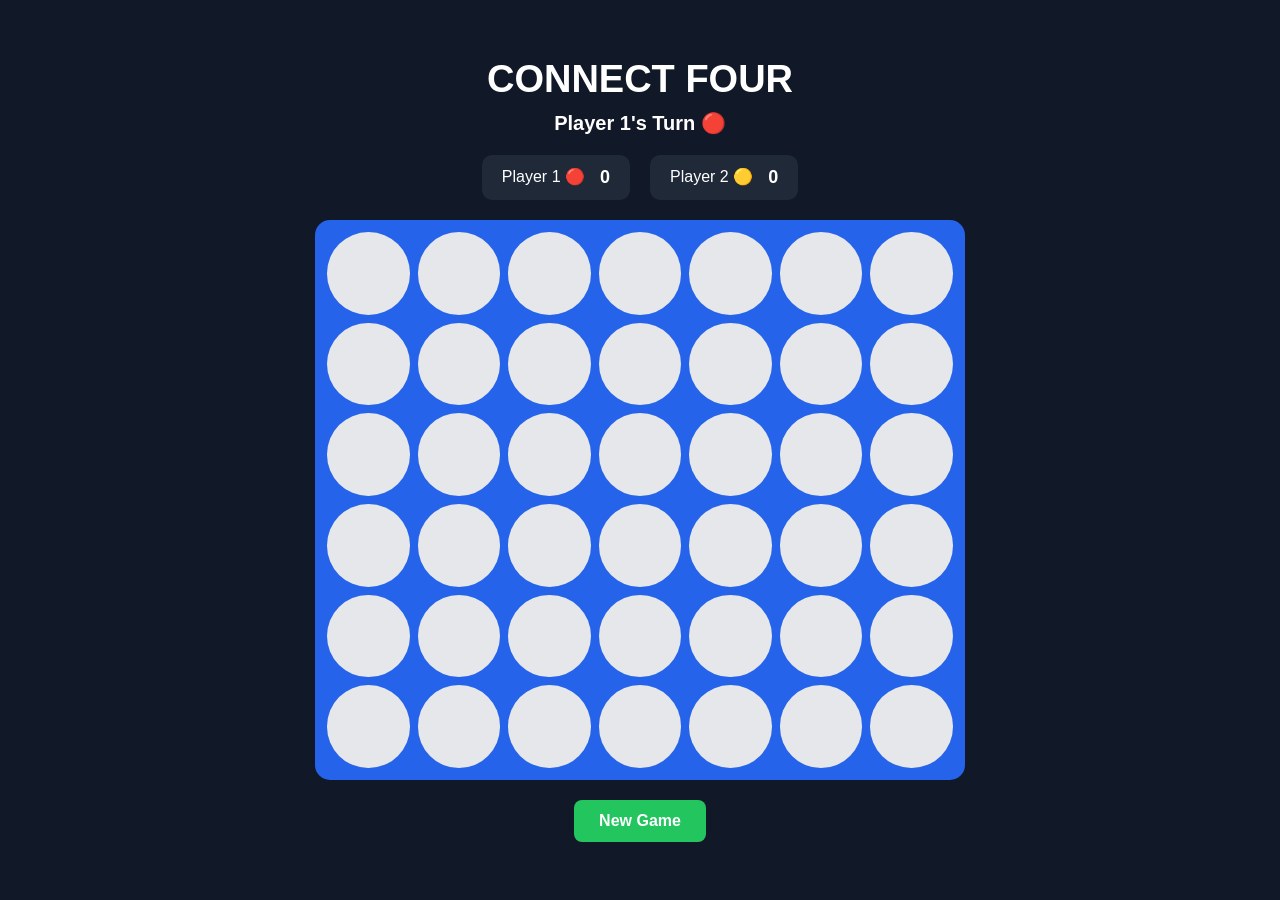
<file: Connect-Four/index.html>
<!DOCTYPE html>
<html lang="en">
<head>
    <meta charset="UTF-8">
    <meta name="viewport" content="width=device-width, initial-scale=1.0">

    <title>Connect Four Game</title>

    <link rel="stylesheet" href="style.css">
</head>

<body>

    <div class="game-container">

        <h1>CONNECT FOUR</h1>

        <p id="status">Player 1's Turn 🔴</p>

        <div class="scoreboard">
            <div class="player">
                <span>Player 1 🔴</span>
                <strong id="score1">0</strong>
            </div>

            <div class="player">
                <span>Player 2 🟡</span>
                <strong id="score2">0</strong>
            </div>
        </div>

        <div id="board" class="board"></div>

        <button id="resetBtn">New Game</button>

    </div>

    <script src="script.js"></script>

</body>
</html>
</file>
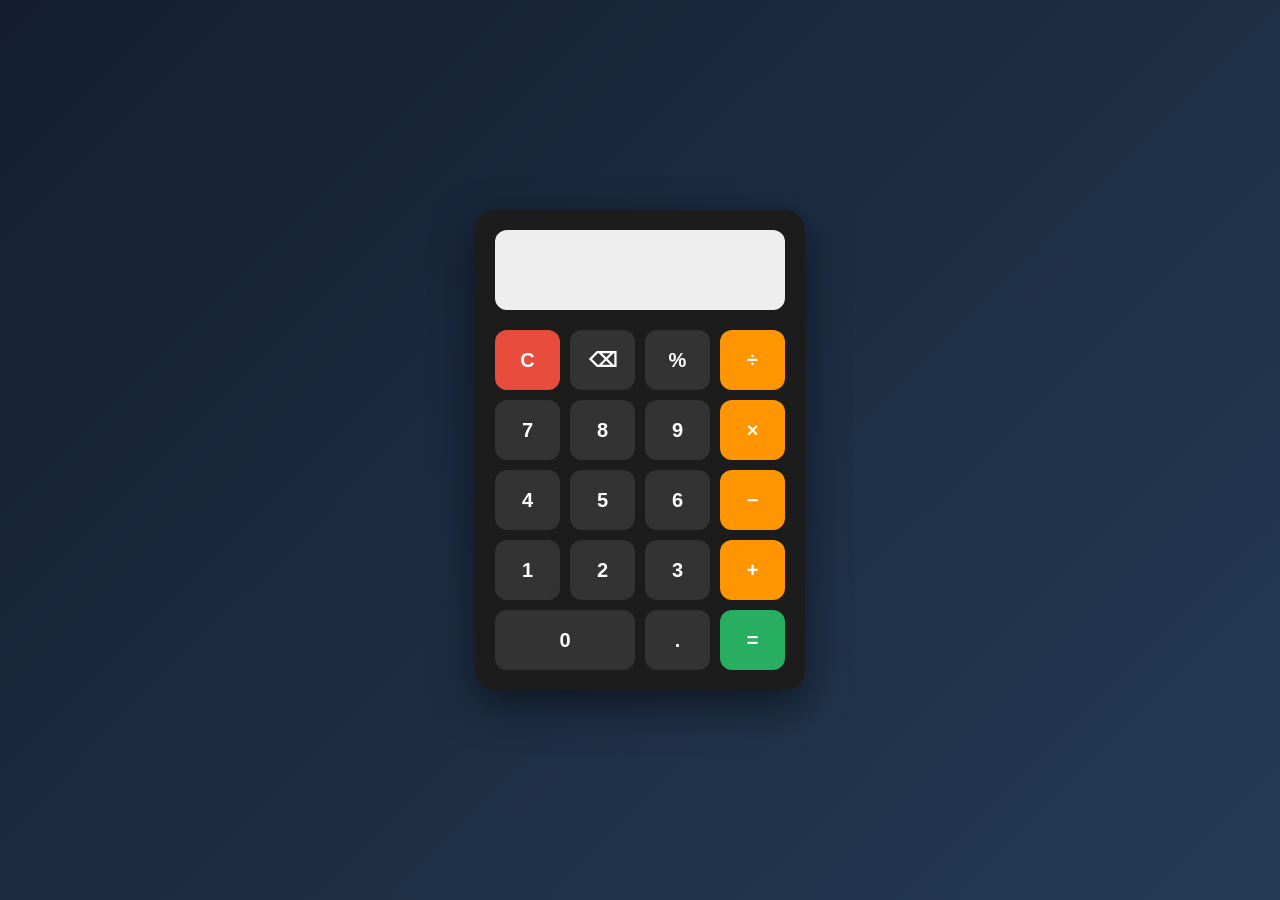
<file: Task-1-Calculator/index.html>
<!DOCTYPE html>
<html lang="en">
<head>
    <meta charset="UTF-8">
    <meta name="viewport" content="width=device-width, initial-scale=1.0">
    <title>Simple Calculator</title>

    <link rel="stylesheet" href="style.css">
</head>

<body>

    <div class="calculator">

        <input type="text" id="display" readonly>

        <div class="buttons">

            <button class="clear" onclick="clearDisplay()">C</button>
            <button onclick="deleteLast()">⌫</button>
            <button onclick="appendValue('%')">%</button>
            <button class="operator" onclick="appendValue('/')">÷</button>

            <button onclick="appendValue('7')">7</button>
            <button onclick="appendValue('8')">8</button>
            <button onclick="appendValue('9')">9</button>
            <button class="operator" onclick="appendValue('*')">×</button>

            <button onclick="appendValue('4')">4</button>
            <button onclick="appendValue('5')">5</button>
            <button onclick="appendValue('6')">6</button>
            <button class="operator" onclick="appendValue('-')">−</button>

            <button onclick="appendValue('1')">1</button>
            <button onclick="appendValue('2')">2</button>
            <button onclick="appendValue('3')">3</button>
            <button class="operator" onclick="appendValue('+')">+</button>

            <button class="zero" onclick="appendValue('0')">0</button>
            <button onclick="appendValue('.')">.</button>
            <button class="equals" onclick="calculate()">=</button>

        </div>

    </div>

    <script src="script.js"></script>

</body>
</html>
<script src="script.js"></script>
</file>
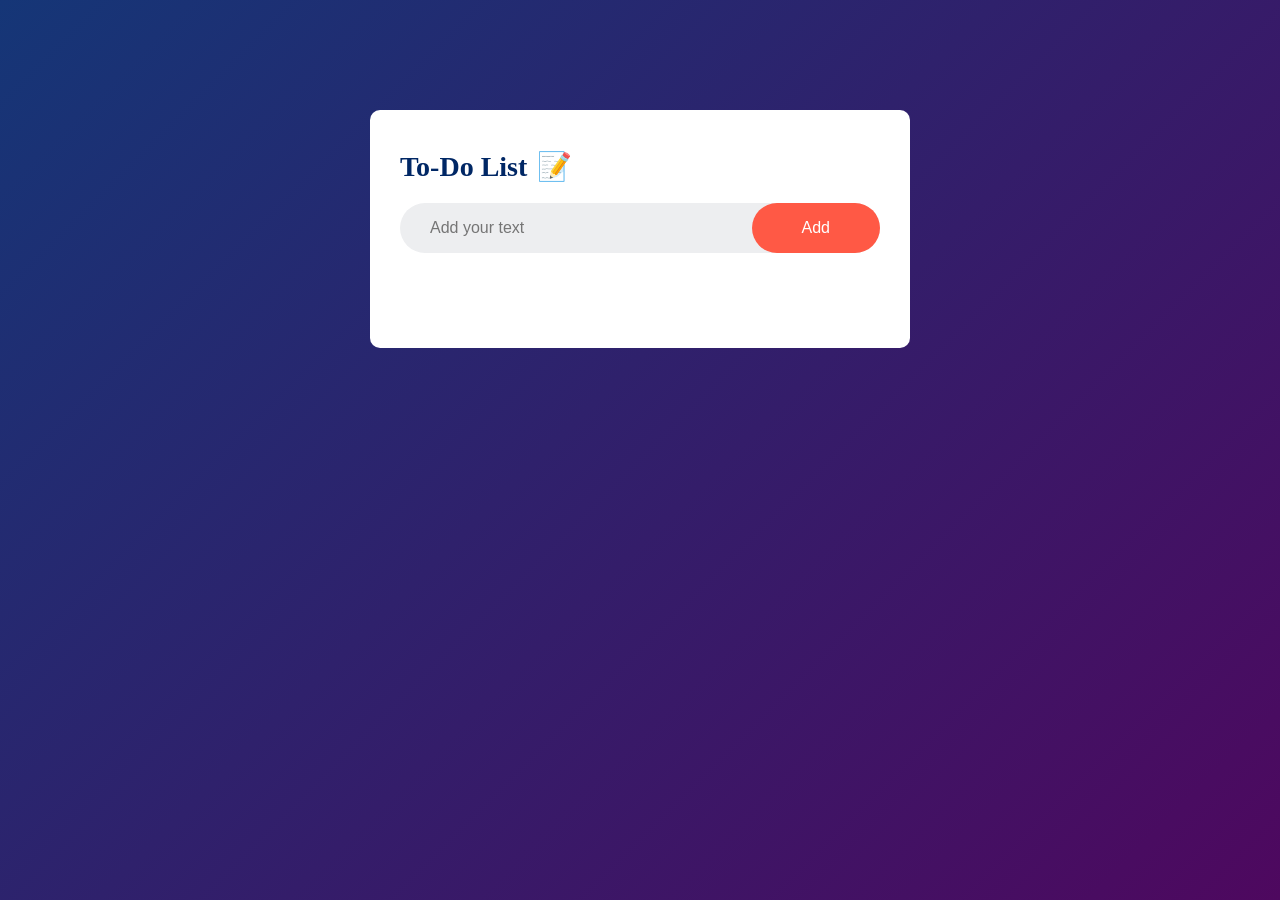
<file: To-Do-List/index.html>
<!DOCTYPE html>
<html lang="en">

<head>
    <meta charset="UTF-8">
    <meta name="viewport" content="width=device-width, initial-scale=1.0">

    <title>To-Do List App</title>

    <link rel="stylesheet" href="style.css">
</head>

<body>

    <div class="container">

        <div class="todo-app">

            <h2>
                To-Do List
                <span class="title-icon">📝</span>
            </h2>

            <div class="row">

                <input type="text" id="input-box" placeholder="Add your text" autocomplete="off">

                <button id="add-btn">Add</button>

            </div>

            <ul id="list-container"></ul>

        </div>

    </div>

    <script src="script.js"></script>

</body>

</html>
</file>
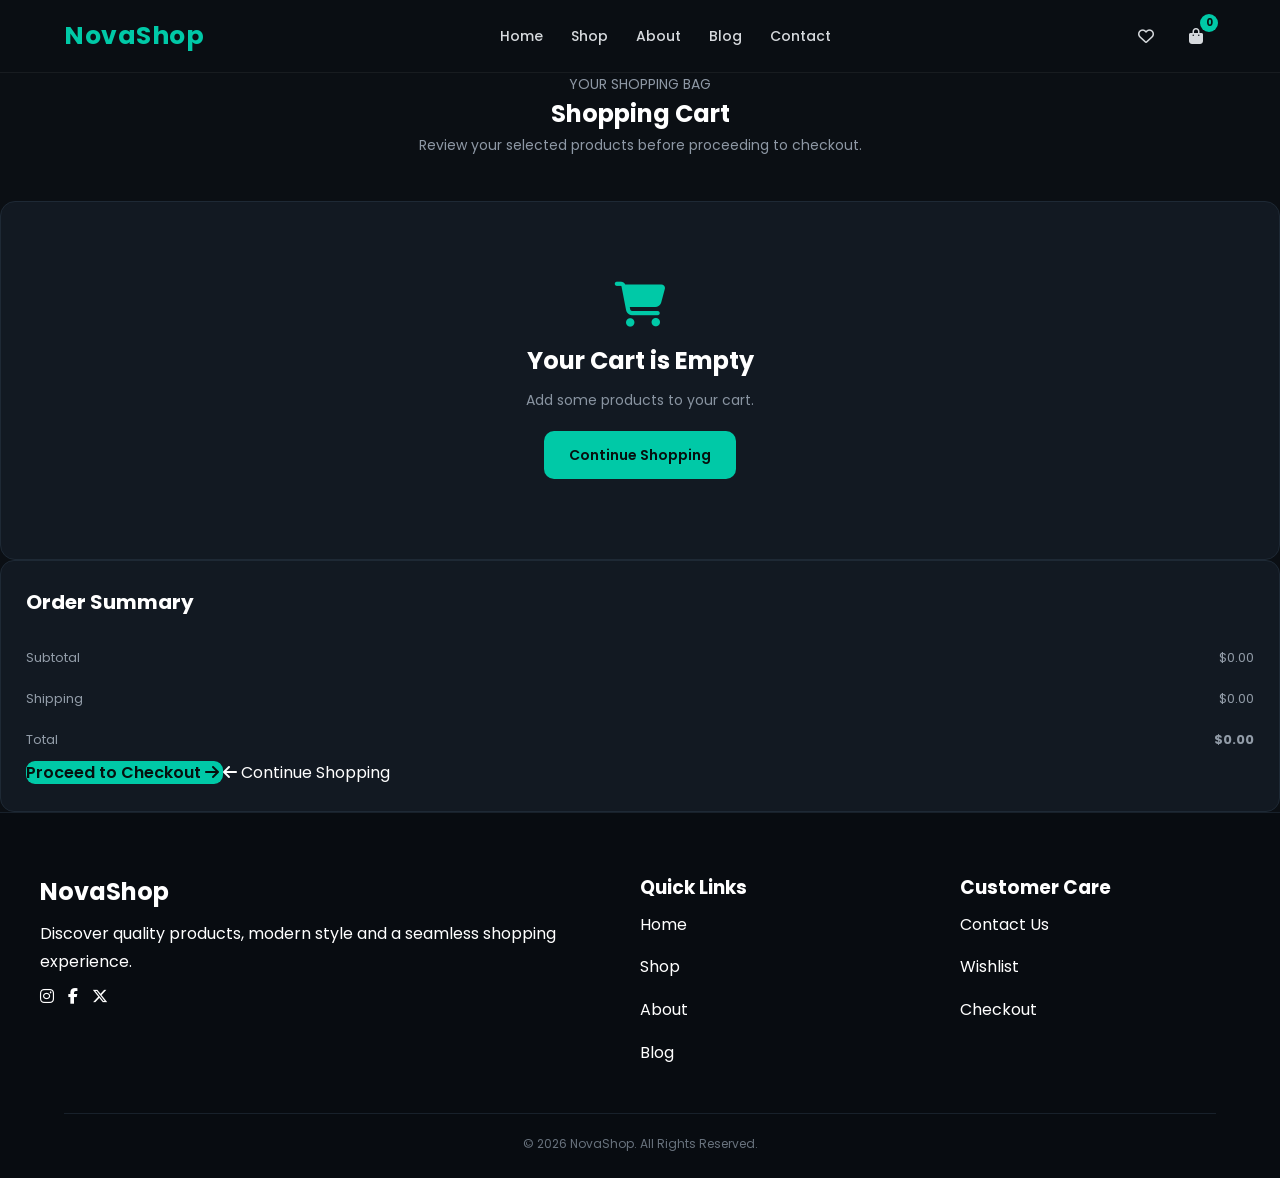
<file: Tak 2-E-Commerce-Website /cart.html>
<!DOCTYPE html>
<html lang="en">
<head>
    <meta charset="UTF-8">
    <meta name="viewport" content="width=device-width, initial-scale=1.0">

    <title>Shopping Cart - NovaShop</title>

    <link rel="stylesheet" href="css/style.css">

    <link rel="preconnect" href="https://fonts.googleapis.com">
    <link rel="preconnect" href="https://fonts.gstatic.com" crossorigin>

    <link
        href="https://fonts.googleapis.com/css2?family=Poppins:wght@300;400;500;600;700&display=swap"
        rel="stylesheet"
    >

    <link
        rel="stylesheet"
        href="https://cdnjs.cloudflare.com/ajax/libs/font-awesome/6.5.2/css/all.min.css"
    >
</head>

<body>

    <!-- Header -->
    <header id="header">
        <div class="nav">

            <a href="index.html" class="logo">NovaShop</a>

            <nav>
                <a href="index.html">Home</a>
                <a href="shop.html">Shop</a>
                <a href="about.html">About</a>
                <a href="blog.html">Blog</a>
                <a href="contact.html">Contact</a>
            </nav>

            <div class="nav-actions">

                <a
                    href="wishlist.html"
                    class="nav-icon"
                    title="Wishlist"
                >
                    <i class="fa-regular fa-heart"></i>
                </a>

                <a
                    href="cart.html"
                    class="cart-link"
                    title="Shopping Cart"
                >
                    <i class="fa-solid fa-bag-shopping"></i>
                    <span id="cart-count">0</span>
                </a>

                <button
                    class="menu-toggle"
                    id="menu-toggle"
                    type="button"
                    aria-label="Open Menu"
                    aria-expanded="false"
                >
                    <i class="fa-solid fa-bars"></i>
                </button>

            </div>

        </div>
    </header>


    <!-- Cart -->
    <main>

        <section class="cart-page">

            <div class="section-heading">

                <p class="section-subtitle">YOUR SHOPPING BAG</p>

                <h1>Shopping Cart</h1>

                <p>
                    Review your selected products before proceeding
                    to checkout.
                </p>

            </div>


            <div class="cart-layout">

                <!-- Cart Products -->
                <div class="cart-products">

                    <div id="cart-container">
                        <!-- Cart items will be loaded by JavaScript -->
                    </div>

                </div>


                <!-- Cart Summary -->
                <aside class="cart-summary">

                    <h2>Order Summary</h2>

                    <div class="summary-row">

                        <span>Subtotal</span>

                        <span id="cart-subtotal">
                            $0.00
                        </span>

                    </div>


                    <div class="summary-row">

                        <span>Shipping</span>

                        <span id="cart-shipping">
                            $0.00
                        </span>

                    </div>


                    <div class="summary-divider"></div>


                    <div class="summary-row total-row">

                        <span>Total</span>

                        <strong id="cart-total">
                            $0.00
                        </strong>

                    </div>


                    <a
                        href="checkout.html"
                        class="checkout-btn"
                    >
                        Proceed to Checkout
                        <i class="fa-solid fa-arrow-right"></i>
                    </a>


                    <a
                        href="shop.html"
                        class="continue-shopping"
                    >
                        <i class="fa-solid fa-arrow-left"></i>
                        Continue Shopping
                    </a>

                </aside>

            </div>

        </section>

    </main>


    <!-- Footer -->
    <footer>

        <div class="footer-container">

            <div class="footer-box">

                <h2>NovaShop</h2>

                <p>
                    Discover quality products, modern style
                    and a seamless shopping experience.
                </p>

                <div class="social-icons">

                    <a href="#" aria-label="Instagram">
                        <i class="fa-brands fa-instagram"></i>
                    </a>

                    <a href="#" aria-label="Facebook">
                        <i class="fa-brands fa-facebook-f"></i>
                    </a>

                    <a href="#" aria-label="Twitter">
                        <i class="fa-brands fa-x-twitter"></i>
                    </a>

                </div>

            </div>


            <div class="footer-box">

                <h3>Quick Links</h3>

                <a href="index.html">Home</a>
                <a href="shop.html">Shop</a>
                <a href="about.html">About</a>
                <a href="blog.html">Blog</a>

            </div>


            <div class="footer-box">

                <h3>Customer Care</h3>

                <a href="contact.html">Contact Us</a>
                <a href="wishlist.html">Wishlist</a>
                <a href="checkout.html">Checkout</a>

            </div>

        </div>


        <div class="footer-bottom">

            <p>
                © 2026 NovaShop. All Rights Reserved.
            </p>

        </div>

    </footer>


    <script src="js/script.js"></script>

</body>
</html>
</file>
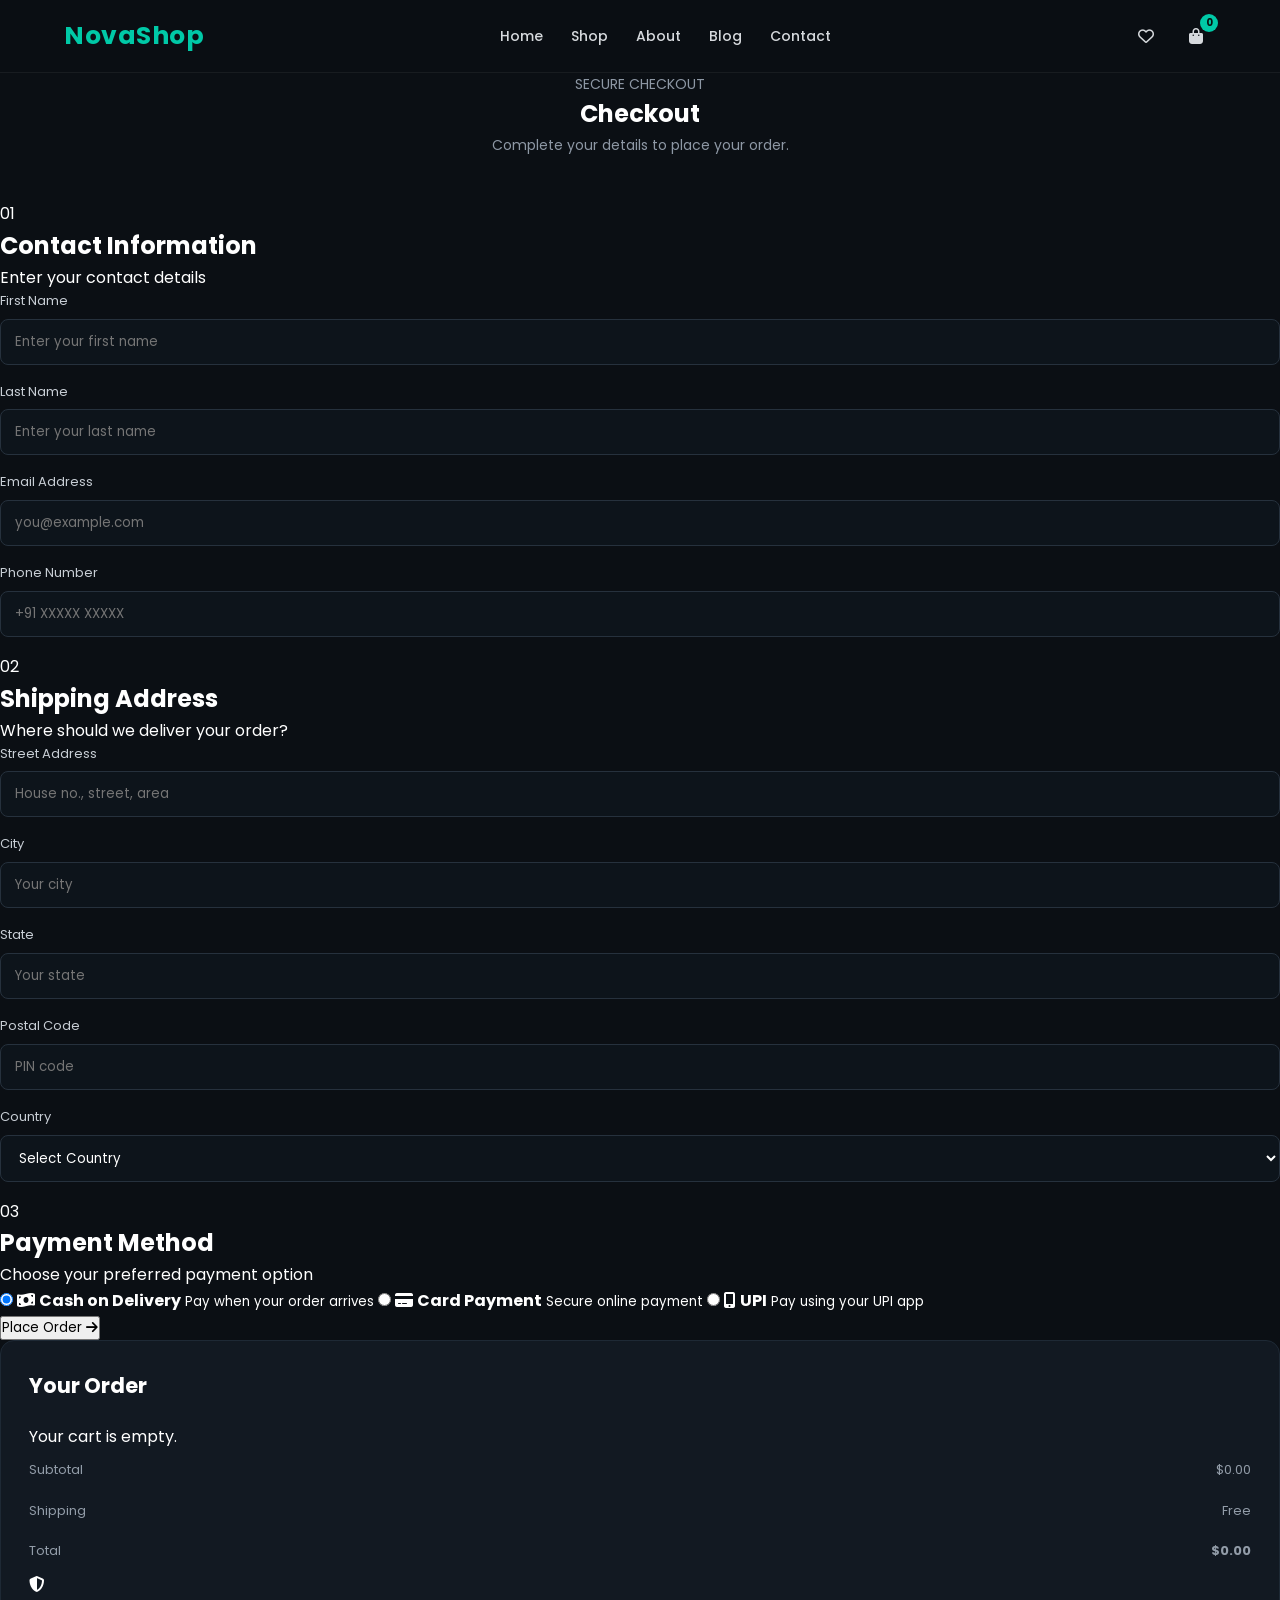
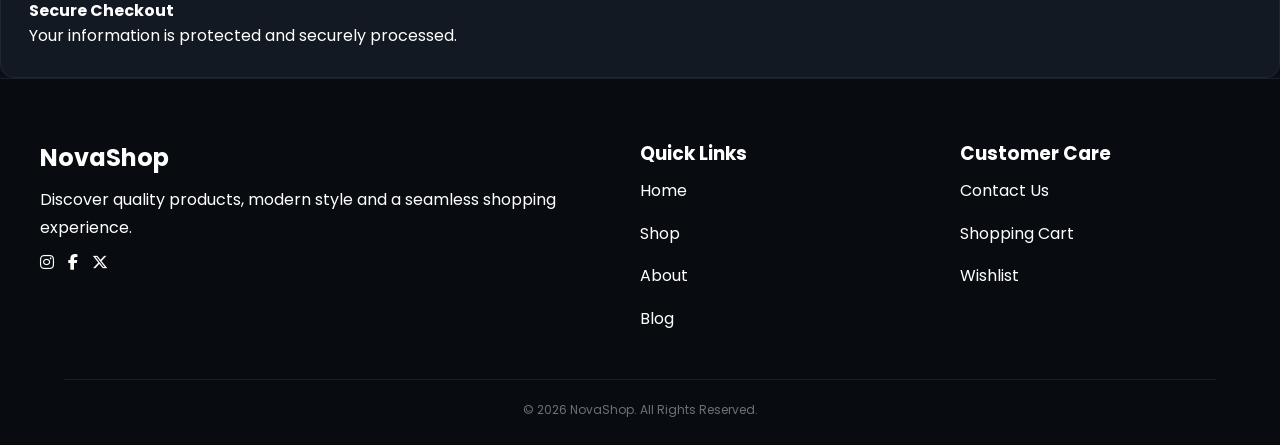
<file: Tak 2-E-Commerce-Website /checkout.html>
<!DOCTYPE html>
<html lang="en">
<head>
    <meta charset="UTF-8">
    <meta name="viewport" content="width=device-width, initial-scale=1.0">

    <title>Checkout - NovaShop</title>

    <link rel="stylesheet" href="css/style.css">

    <link rel="preconnect" href="https://fonts.googleapis.com">
    <link rel="preconnect" href="https://fonts.gstatic.com" crossorigin>

    <link
        href="https://fonts.googleapis.com/css2?family=Poppins:wght@300;400;500;600;700&display=swap"
        rel="stylesheet"
    >

    <link
        rel="stylesheet"
        href="https://cdnjs.cloudflare.com/ajax/libs/font-awesome/6.5.2/css/all.min.css"
    >
</head>

<body>

    <!-- Header -->
    <header id="header">
        <div class="nav">

            <a href="index.html" class="logo">NovaShop</a>

            <nav>
                <a href="index.html">Home</a>
                <a href="shop.html">Shop</a>
                <a href="about.html">About</a>
                <a href="blog.html">Blog</a>
                <a href="contact.html">Contact</a>
            </nav>

            <div class="nav-actions">

                <a
                    href="wishlist.html"
                    class="nav-icon"
                    title="Wishlist"
                >
                    <i class="fa-regular fa-heart"></i>
                </a>

                <a
                    href="cart.html"
                    class="cart-link"
                    title="Shopping Cart"
                >
                    <i class="fa-solid fa-bag-shopping"></i>
                    <span id="cart-count">0</span>
                </a>

                <button
                    class="menu-toggle"
                    id="menu-toggle"
                    type="button"
                    aria-label="Open Menu"
                    aria-expanded="false"
                >
                    <i class="fa-solid fa-bars"></i>
                </button>

            </div>

        </div>
    </header>


    <!-- Checkout -->
    <main>

        <section class="checkout-page">

            <div class="section-heading">

                <p class="section-subtitle">SECURE CHECKOUT</p>

                <h1>Checkout</h1>

                <p>
                    Complete your details to place your order.
                </p>

            </div>


            <div class="checkout-layout">

                <!-- Customer Information -->
                <div class="checkout-form-container">

                    <div class="checkout-card">

                        <div class="checkout-card-title">

                            <span class="checkout-number">01</span>

                            <div>
                                <h2>Contact Information</h2>
                                <p>
                                    Enter your contact details
                                </p>
                            </div>

                        </div>


                        <form id="checkout-form">

                            <div class="form-row">

                                <div class="form-group">

                                    <label for="first-name">
                                        First Name
                                    </label>

                                    <input
                                        type="text"
                                        id="first-name"
                                        name="firstName"
                                        placeholder="Enter your first name"
                                        required
                                    >

                                </div>


                                <div class="form-group">

                                    <label for="last-name">
                                        Last Name
                                    </label>

                                    <input
                                        type="text"
                                        id="last-name"
                                        name="lastName"
                                        placeholder="Enter your last name"
                                        required
                                    >

                                </div>

                            </div>


                            <div class="form-group">

                                <label for="email">
                                    Email Address
                                </label>

                                <input
                                    type="email"
                                    id="email"
                                    name="email"
                                    placeholder="you@example.com"
                                    required
                                >

                            </div>


                            <div class="form-group">

                                <label for="phone">
                                    Phone Number
                                </label>

                                <input
                                    type="tel"
                                    id="phone"
                                    name="phone"
                                    placeholder="+91 XXXXX XXXXX"
                                    required
                                >

                            </div>


                            <div class="checkout-card-title address-title">

                                <span class="checkout-number">02</span>

                                <div>
                                    <h2>Shipping Address</h2>
                                    <p>
                                        Where should we deliver your order?
                                    </p>
                                </div>

                            </div>


                            <div class="form-group">

                                <label for="address">
                                    Street Address
                                </label>

                                <input
                                    type="text"
                                    id="address"
                                    name="address"
                                    placeholder="House no., street, area"
                                    required
                                >

                            </div>


                            <div class="form-row">

                                <div class="form-group">

                                    <label for="city">
                                        City
                                    </label>

                                    <input
                                        type="text"
                                        id="city"
                                        name="city"
                                        placeholder="Your city"
                                        required
                                    >

                                </div>


                                <div class="form-group">

                                    <label for="state">
                                        State
                                    </label>

                                    <input
                                        type="text"
                                        id="state"
                                        name="state"
                                        placeholder="Your state"
                                        required
                                    >

                                </div>

                            </div>


                            <div class="form-row">

                                <div class="form-group">

                                    <label for="postal-code">
                                        Postal Code
                                    </label>

                                    <input
                                        type="text"
                                        id="postal-code"
                                        name="postalCode"
                                        placeholder="PIN code"
                                        required
                                    >

                                </div>


                                <div class="form-group">

                                    <label for="country">
                                        Country
                                    </label>

                                    <select
                                        id="country"
                                        name="country"
                                        required
                                    >
                                        <option value="">
                                            Select Country
                                        </option>

                                        <option value="India">
                                            India
                                        </option>

                                        <option value="USA">
                                            United States
                                        </option>

                                        <option value="UK">
                                            United Kingdom
                                        </option>

                                        <option value="Canada">
                                            Canada
                                        </option>

                                    </select>

                                </div>

                            </div>


                            <div class="checkout-card-title address-title">

                                <span class="checkout-number">03</span>

                                <div>
                                    <h2>Payment Method</h2>
                                    <p>
                                        Choose your preferred payment option
                                    </p>
                                </div>

                            </div>


                            <div class="payment-options">

                                <label class="payment-option">

                                    <input
                                        type="radio"
                                        name="payment"
                                        value="cod"
                                        checked
                                    >

                                    <span class="payment-icon">
                                        <i class="fa-solid fa-money-bill-wave"></i>
                                    </span>

                                    <span class="payment-content">
                                        <strong>Cash on Delivery</strong>
                                        <small>
                                            Pay when your order arrives
                                        </small>
                                    </span>

                                </label>


                                <label class="payment-option">

                                    <input
                                        type="radio"
                                        name="payment"
                                        value="card"
                                    >

                                    <span class="payment-icon">
                                        <i class="fa-solid fa-credit-card"></i>
                                    </span>

                                    <span class="payment-content">
                                        <strong>Card Payment</strong>
                                        <small>
                                            Secure online payment
                                        </small>
                                    </span>

                                </label>


                                <label class="payment-option">

                                    <input
                                        type="radio"
                                        name="payment"
                                        value="upi"
                                    >

                                    <span class="payment-icon">
                                        <i class="fa-solid fa-mobile-screen-button"></i>
                                    </span>

                                    <span class="payment-content">
                                        <strong>UPI</strong>
                                        <small>
                                            Pay using your UPI app
                                        </small>
                                    </span>

                                </label>

                            </div>


                            <button
                                type="submit"
                                class="place-order-btn"
                            >
                                Place Order
                                <i class="fa-solid fa-arrow-right"></i>
                            </button>

                        </form>

                    </div>

                </div>


                <!-- Order Summary -->
                <aside class="checkout-summary">

                    <div class="checkout-summary-card">

                        <h2>Your Order</h2>


                        <div
                            id="checkout-items"
                            class="checkout-items"
                        >
                            <!-- Items loaded by JavaScript -->
                        </div>


                        <div class="summary-divider"></div>


                        <div class="summary-row">

                            <span>Subtotal</span>

                            <span id="checkout-subtotal">
                                $0.00
                            </span>

                        </div>


                        <div class="summary-row">

                            <span>Shipping</span>

                            <span>
                                Free
                            </span>

                        </div>


                        <div class="summary-divider"></div>


                        <div class="summary-row total-row">

                            <span>Total</span>

                            <strong id="checkout-total">
                                $0.00
                            </strong>

                        </div>


                        <div class="secure-checkout">

                            <i class="fa-solid fa-shield-halved"></i>

                            <div>

                                <strong>Secure Checkout</strong>

                                <p>
                                    Your information is protected
                                    and securely processed.
                                </p>

                            </div>

                        </div>

                    </div>

                </aside>

            </div>

        </section>

    </main>


    <!-- Footer -->
    <footer>

        <div class="footer-container">

            <div class="footer-box">

                <h2>NovaShop</h2>

                <p>
                    Discover quality products, modern style
                    and a seamless shopping experience.
                </p>

                <div class="social-icons">

                    <a href="#" aria-label="Instagram">
                        <i class="fa-brands fa-instagram"></i>
                    </a>

                    <a href="#" aria-label="Facebook">
                        <i class="fa-brands fa-facebook-f"></i>
                    </a>

                    <a href="#" aria-label="Twitter">
                        <i class="fa-brands fa-x-twitter"></i>
                    </a>

                </div>

            </div>


            <div class="footer-box">

                <h3>Quick Links</h3>

                <a href="index.html">Home</a>
                <a href="shop.html">Shop</a>
                <a href="about.html">About</a>
                <a href="blog.html">Blog</a>

            </div>


            <div class="footer-box">

                <h3>Customer Care</h3>

                <a href="contact.html">Contact Us</a>
                <a href="cart.html">Shopping Cart</a>
                <a href="wishlist.html">Wishlist</a>

            </div>

        </div>


        <div class="footer-bottom">

            <p>
                © 2026 NovaShop. All Rights Reserved.
            </p>

        </div>

    </footer>


    <script src="js/script.js"></script>

</body>
</html>
</file>
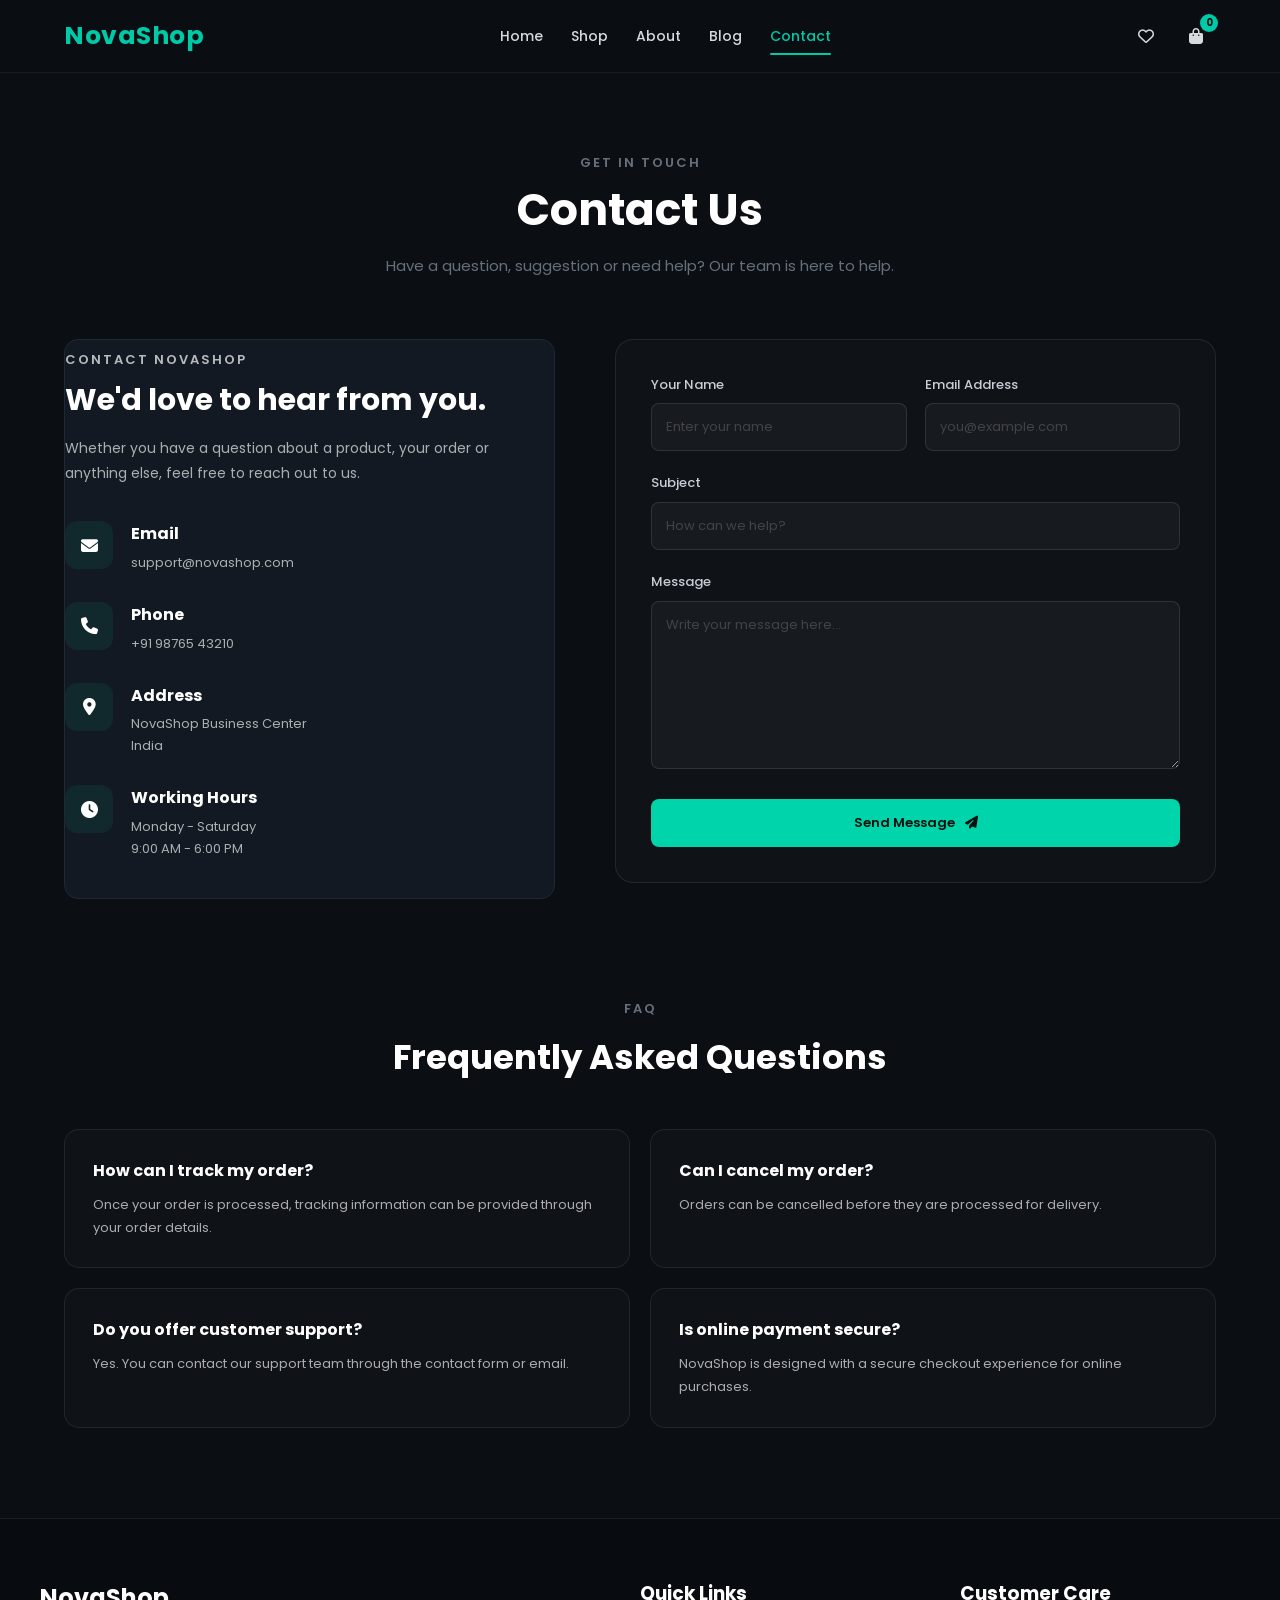
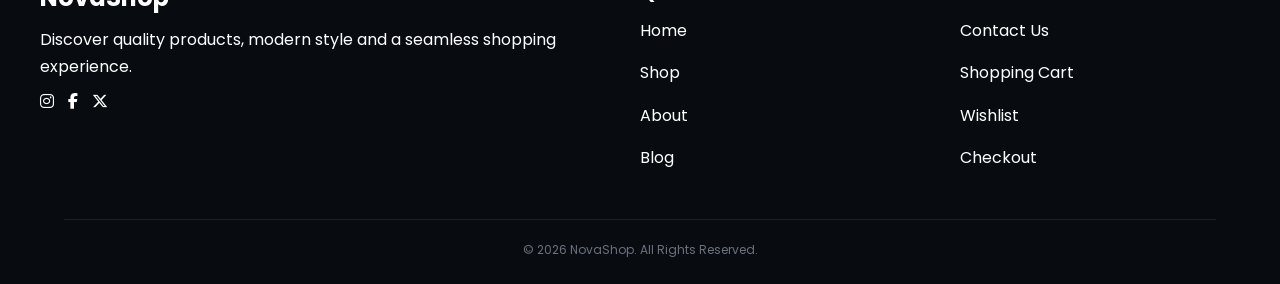
<file: Tak 2-E-Commerce-Website /contact.html>
<!DOCTYPE html>
<html lang="en">

<head>
    <meta charset="UTF-8">
    <meta name="viewport" content="width=device-width, initial-scale=1.0">

    <title>Contact Us - NovaShop</title>

    <link rel="stylesheet" href="css/style.css">

    <link rel="preconnect" href="https://fonts.googleapis.com">
    <link rel="preconnect" href="https://fonts.gstatic.com" crossorigin>

    <link
        href="https://fonts.googleapis.com/css2?family=Poppins:wght@300;400;500;600;700&display=swap"
        rel="stylesheet"
    >

    <link
        rel="stylesheet"
        href="https://cdnjs.cloudflare.com/ajax/libs/font-awesome/6.5.2/css/all.min.css"
    >

    <style>
        /* ========================================
           CONTACT PAGE
        ======================================== */

        .contact-page {
            width: 100%;
            max-width: 1200px;
            margin: 0 auto;
            padding: 80px 24px;
            box-sizing: border-box;
        }

        .contact-page > .section-heading {
            text-align: center;
            max-width: 750px;
            margin: 0 auto 60px;
        }

        .contact-page .section-subtitle,
        .faq-section .section-subtitle {
            font-size: 13px;
            font-weight: 600;
            letter-spacing: 2px;
            text-transform: uppercase;
            margin-bottom: 10px;
            opacity: 0.7;
        }

        .contact-page .section-heading h1 {
            font-size: 44px;
            line-height: 1.2;
            margin: 0 0 15px;
        }

        .contact-page .section-heading > p:last-child {
            font-size: 15px;
            line-height: 1.8;
            opacity: 0.7;
            margin: 0;
        }


        /* ========================================
           CONTACT LAYOUT
        ======================================== */

        .contact-layout {
            display: grid;
            grid-template-columns: 0.9fr 1.1fr;
            gap: 60px;
            align-items: start;
        }


        /* ========================================
           CONTACT INFORMATION
        ======================================== */

        .contact-info {
            padding: 10px 0;
        }

        .contact-info-header {
            margin-bottom: 35px;
        }

        .contact-info-header .section-subtitle {
            margin-bottom: 10px;
        }

        .contact-info-header h2 {
            font-size: 30px;
            line-height: 1.35;
            margin: 0 0 15px;
        }

        .contact-info-header > p:last-child {
            font-size: 14px;
            line-height: 1.8;
            opacity: 0.65;
            margin: 0;
        }

        .contact-info-item {
            display: flex;
            align-items: flex-start;
            gap: 18px;
            margin-bottom: 28px;
        }

        .contact-icon {
            flex-shrink: 0;
            width: 48px;
            height: 48px;
            display: flex;
            align-items: center;
            justify-content: center;
            border-radius: 12px;
            background: rgba(0, 212, 170, 0.08);
            font-size: 17px;
        }

        .contact-info-item h3 {
            margin: 0 0 5px;
            font-size: 16px;
        }

        .contact-info-item p {
            margin: 0;
            font-size: 13px;
            line-height: 1.7;
            opacity: 0.65;
        }


        /* ========================================
           CONTACT FORM
        ======================================== */

        .contact-form-container {
            padding: 35px;
            border: 1px solid rgba(255, 255, 255, 0.08);
            border-radius: 18px;
            background: rgba(255, 255, 255, 0.02);
        }

        #contact-form {
            width: 100%;
        }

        .form-row {
            display: grid;
            grid-template-columns: 1fr 1fr;
            gap: 18px;
        }

        .form-group {
            margin-bottom: 22px;
        }

        .form-group label {
            display: block;
            margin-bottom: 8px;
            font-size: 13px;
            font-weight: 500;
        }

        .form-group input,
        .form-group textarea {
            width: 100%;
            box-sizing: border-box;
            border: 1px solid rgba(255, 255, 255, 0.1);
            border-radius: 8px;
            outline: none;
            padding: 13px 14px;
            background: rgba(255, 255, 255, 0.035);
            color: inherit;
            font-family: inherit;
            font-size: 13px;
            transition: border-color 0.25s ease;
        }

        .form-group input {
            height: 48px;
        }

        .form-group textarea {
            resize: vertical;
            min-height: 150px;
        }

        .form-group input:focus,
        .form-group textarea:focus {
            border-color: rgba(0, 212, 170, 0.6);
        }

        .form-group input::placeholder,
        .form-group textarea::placeholder {
            opacity: 0.45;
        }

        .contact-submit-btn {
            display: inline-flex;
            align-items: center;
            justify-content: center;
            gap: 10px;
            width: 100%;
            min-height: 48px;
            border: none;
            border-radius: 8px;
            cursor: pointer;
            font-family: inherit;
            font-size: 13px;
            font-weight: 600;
            background: #00d4aa;
            color: #06100e;
            transition: transform 0.25s ease, opacity 0.25s ease;
        }

        .contact-submit-btn:hover {
            transform: translateY(-2px);
            opacity: 0.9;
        }


        /* ========================================
           FAQ
        ======================================== */

        .faq-section {
            width: 100%;
            max-width: 1200px;
            margin: 0 auto;
            padding: 20px 24px 90px;
            box-sizing: border-box;
        }

        .faq-section > .section-heading {
            text-align: center;
            margin-bottom: 45px;
        }

        .faq-section h2 {
            font-size: 34px;
            margin: 0;
        }

        .faq-grid {
            display: grid;
            grid-template-columns: repeat(2, 1fr);
            gap: 20px;
        }

        .faq-item {
            padding: 28px;
            border: 1px solid rgba(255, 255, 255, 0.08);
            border-radius: 15px;
            background: rgba(255, 255, 255, 0.02);
            transition: transform 0.25s ease, border-color 0.25s ease;
        }

        .faq-item:hover {
            transform: translateY(-4px);
            border-color: rgba(0, 212, 170, 0.3);
        }

        .faq-item h3 {
            font-size: 16px;
            margin: 0 0 10px;
        }

        .faq-item p {
            font-size: 13px;
            line-height: 1.75;
            opacity: 0.65;
            margin: 0;
        }


        /* ========================================
           TABLET
        ======================================== */

        @media (max-width: 900px) {

            .contact-layout {
                grid-template-columns: 1fr;
                gap: 45px;
            }

            .contact-info {
                max-width: 700px;
            }

            .faq-grid {
                grid-template-columns: 1fr 1fr;
            }
        }


        /* ========================================
           MOBILE
        ======================================== */

        @media (max-width: 600px) {

            .contact-page {
                padding: 55px 18px;
            }

            .contact-page > .section-heading {
                margin-bottom: 40px;
            }

            .contact-page .section-heading h1 {
                font-size: 32px;
            }

            .contact-info-header h2 {
                font-size: 26px;
            }

            .contact-form-container {
                padding: 24px 18px;
            }

            .form-row {
                grid-template-columns: 1fr;
                gap: 0;
            }

            .faq-section {
                padding: 10px 18px 60px;
            }

            .faq-section h2 {
                font-size: 28px;
            }

            .faq-grid {
                grid-template-columns: 1fr;
            }

            .faq-item {
                padding: 23px 20px;
            }
        }
    </style>
</head>


<body>

    <!-- ================= HEADER ================= -->

    <header id="header">

        <div class="nav">

            <a href="index.html" class="logo">
                NovaShop
            </a>

            <nav>
                <a href="index.html">Home</a>
                <a href="shop.html">Shop</a>
                <a href="about.html">About</a>
                <a href="blog.html">Blog</a>
                <a href="contact.html" class="active">Contact</a>
            </nav>

            <div class="nav-actions">

                <a
                    href="wishlist.html"
                    class="nav-icon"
                    title="Wishlist"
                >
                    <i class="fa-regular fa-heart"></i>
                </a>

                <a
                    href="cart.html"
                    class="cart-link"
                    title="Shopping Cart"
                >
                    <i class="fa-solid fa-bag-shopping"></i>
                    <span id="cart-count">0</span>
                </a>

                <button
                    class="menu-toggle"
                    id="menu-toggle"
                    type="button"
                    aria-label="Open Menu"
                    aria-expanded="false"
                >
                    <i class="fa-solid fa-bars"></i>
                </button>

            </div>

        </div>

    </header>


    <!-- ================= CONTACT ================= -->

    <main>

        <section class="contact-page">

            <div class="section-heading">

                <p class="section-subtitle">
                    GET IN TOUCH
                </p>

                <h1>
                    Contact Us
                </h1>

                <p>
                    Have a question, suggestion or need help?
                    Our team is here to help.
                </p>

            </div>


            <div class="contact-layout">

                <!-- Contact Information -->

                <div class="contact-info">

                    <div class="contact-info-header">

                        <p class="section-subtitle">
                            CONTACT NOVASHOP
                        </p>

                        <h2>
                            We'd love to hear from you.
                        </h2>

                        <p>
                            Whether you have a question about a product,
                            your order or anything else, feel free to
                            reach out to us.
                        </p>

                    </div>


                    <div class="contact-info-item">

                        <div class="contact-icon">
                            <i class="fa-solid fa-envelope"></i>
                        </div>

                        <div>

                            <h3>
                                Email
                            </h3>

                            <p>
                                support@novashop.com
                            </p>

                        </div>

                    </div>


                    <div class="contact-info-item">

                        <div class="contact-icon">
                            <i class="fa-solid fa-phone"></i>
                        </div>

                        <div>

                            <h3>
                                Phone
                            </h3>

                            <p>
                                +91 98765 43210
                            </p>

                        </div>

                    </div>


                    <div class="contact-info-item">

                        <div class="contact-icon">
                            <i class="fa-solid fa-location-dot"></i>
                        </div>

                        <div>

                            <h3>
                                Address
                            </h3>

                            <p>
                                NovaShop Business Center<br>
                                India
                            </p>

                        </div>

                    </div>


                    <div class="contact-info-item">

                        <div class="contact-icon">
                            <i class="fa-solid fa-clock"></i>
                        </div>

                        <div>

                            <h3>
                                Working Hours
                            </h3>

                            <p>
                                Monday - Saturday<br>
                                9:00 AM - 6:00 PM
                            </p>

                        </div>

                    </div>

                </div>


                <!-- Contact Form -->

                <div class="contact-form-container">

                    <form id="contact-form">

                        <div class="form-row">

                            <div class="form-group">

                                <label for="contact-name">
                                    Your Name
                                </label>

                                <input
                                    type="text"
                                    id="contact-name"
                                    name="name"
                                    placeholder="Enter your name"
                                    required
                                >

                            </div>


                            <div class="form-group">

                                <label for="contact-email">
                                    Email Address
                                </label>

                                <input
                                    type="email"
                                    id="contact-email"
                                    name="email"
                                    placeholder="you@example.com"
                                    required
                                >

                            </div>

                        </div>


                        <div class="form-group">

                            <label for="contact-subject">
                                Subject
                            </label>

                            <input
                                type="text"
                                id="contact-subject"
                                name="subject"
                                placeholder="How can we help?"
                                required
                            >

                        </div>


                        <div class="form-group">

                            <label for="contact-message">
                                Message
                            </label>

                            <textarea
                                id="contact-message"
                                name="message"
                                rows="7"
                                placeholder="Write your message here..."
                                required
                            ></textarea>

                        </div>


                        <button
                            type="submit"
                            class="contact-submit-btn"
                        >
                            Send Message
                            <i class="fa-solid fa-paper-plane"></i>
                        </button>

                    </form>

                </div>

            </div>

        </section>

    </main>


    <!-- ================= FAQ ================= -->

    <section class="faq-section">

        <div class="section-heading">

            <p class="section-subtitle">
                FAQ
            </p>

            <h2>
                Frequently Asked Questions
            </h2>

        </div>


        <div class="faq-grid">

            <div class="faq-item">

                <h3>
                    How can I track my order?
                </h3>

                <p>
                    Once your order is processed, tracking
                    information can be provided through your
                    order details.
                </p>

            </div>


            <div class="faq-item">

                <h3>
                    Can I cancel my order?
                </h3>

                <p>
                    Orders can be cancelled before they are
                    processed for delivery.
                </p>

            </div>


            <div class="faq-item">

                <h3>
                    Do you offer customer support?
                </h3>

                <p>
                    Yes. You can contact our support team
                    through the contact form or email.
                </p>

            </div>


            <div class="faq-item">

                <h3>
                    Is online payment secure?
                </h3>

                <p>
                    NovaShop is designed with a secure checkout
                    experience for online purchases.
                </p>

            </div>

        </div>

    </section>


    <!-- ================= FOOTER ================= -->

    <footer>

        <div class="footer-container">

            <div class="footer-box">

                <h2>
                    NovaShop
                </h2>

                <p>
                    Discover quality products, modern style
                    and a seamless shopping experience.
                </p>

                <div class="social-icons">

                    <a href="#" aria-label="Instagram">
                        <i class="fa-brands fa-instagram"></i>
                    </a>

                    <a href="#" aria-label="Facebook">
                        <i class="fa-brands fa-facebook-f"></i>
                    </a>

                    <a href="#" aria-label="Twitter">
                        <i class="fa-brands fa-x-twitter"></i>
                    </a>

                </div>

            </div>


            <div class="footer-box">

                <h3>
                    Quick Links
                </h3>

                <a href="index.html">Home</a>
                <a href="shop.html">Shop</a>
                <a href="about.html">About</a>
                <a href="blog.html">Blog</a>

            </div>


            <div class="footer-box">

                <h3>
                    Customer Care
                </h3>

                <a href="contact.html">Contact Us</a>
                <a href="cart.html">Shopping Cart</a>
                <a href="wishlist.html">Wishlist</a>
                <a href="checkout.html">Checkout</a>

            </div>

        </div>


        <div class="footer-bottom">

            <p>
                © 2026 NovaShop. All Rights Reserved.
            </p>

        </div>

    </footer>


    <script src="js/script.js"></script>

</body>

</html>
</file>
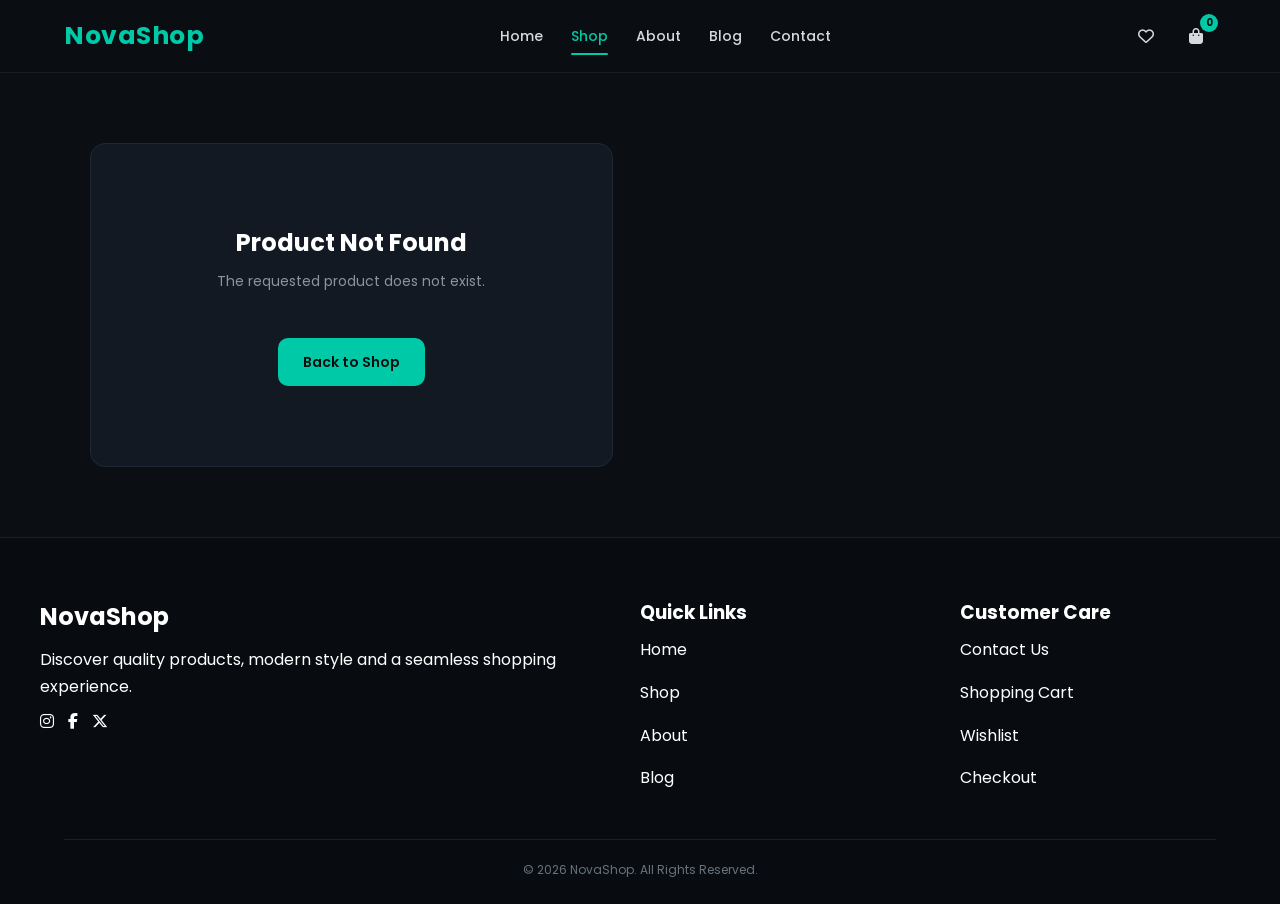
<file: Tak 2-E-Commerce-Website /product.html>
<!DOCTYPE html>
<html lang="en">
<head>
    <meta charset="UTF-8">
    <meta name="viewport" content="width=device-width, initial-scale=1.0">

    <title>Product - NovaShop</title>

    <link rel="stylesheet" href="css/style.css">

    <link rel="preconnect" href="https://fonts.googleapis.com">
    <link rel="preconnect" href="https://fonts.gstatic.com" crossorigin>

    <link
        href="https://fonts.googleapis.com/css2?family=Poppins:wght@300;400;500;600;700&display=swap"
        rel="stylesheet"
    >

    <link
        rel="stylesheet"
        href="https://cdnjs.cloudflare.com/ajax/libs/font-awesome/6.5.2/css/all.min.css"
    >
</head>

<body>

    <!-- Header -->
    <header id="header">
        <div class="nav">

            <a href="index.html" class="logo">NovaShop</a>

            <nav>
                <a href="index.html">Home</a>
                <a href="shop.html">Shop</a>
                <a href="about.html">About</a>
                <a href="blog.html">Blog</a>
                <a href="contact.html">Contact</a>
            </nav>

            <div class="nav-actions">

                <a
                    href="wishlist.html"
                    class="nav-icon"
                    title="Wishlist"
                >
                    <i class="fa-regular fa-heart"></i>
                </a>

                <a
                    href="cart.html"
                    class="cart-link"
                    title="Shopping Cart"
                >
                    <i class="fa-solid fa-bag-shopping"></i>
                    <span id="cart-count">0</span>
                </a>

                <button
                    class="menu-toggle"
                    id="menu-toggle"
                    type="button"
                    aria-label="Open Menu"
                    aria-expanded="false"
                >
                    <i class="fa-solid fa-bars"></i>
                </button>

            </div>

        </div>
    </header>


    <!-- Product Details -->
    <main>

        <section class="product-details-section">

            <div id="product-details" class="product-details">

                <!-- Product will be loaded by JavaScript -->

            </div>

        </section>

    </main>


    <!-- Footer -->
    <footer>

        <div class="footer-container">

            <div class="footer-box">

                <h2>NovaShop</h2>

                <p>
                    Discover quality products, modern style
                    and a seamless shopping experience.
                </p>

                <div class="social-icons">

                    <a href="#" aria-label="Instagram">
                        <i class="fa-brands fa-instagram"></i>
                    </a>

                    <a href="#" aria-label="Facebook">
                        <i class="fa-brands fa-facebook-f"></i>
                    </a>

                    <a href="#" aria-label="Twitter">
                        <i class="fa-brands fa-x-twitter"></i>
                    </a>

                </div>

            </div>


            <div class="footer-box">

                <h3>Quick Links</h3>

                <a href="index.html">Home</a>
                <a href="shop.html">Shop</a>
                <a href="about.html">About</a>
                <a href="blog.html">Blog</a>

            </div>


            <div class="footer-box">

                <h3>Customer Care</h3>

                <a href="contact.html">Contact Us</a>
                <a href="cart.html">Shopping Cart</a>
                <a href="wishlist.html">Wishlist</a>
                <a href="checkout.html">Checkout</a>

            </div>

        </div>


        <div class="footer-bottom">

            <p>
                © 2026 NovaShop. All Rights Reserved.
            </p>

        </div>

    </footer>


    <script src="js/script.js"></script>

</body>
</html>
</file>
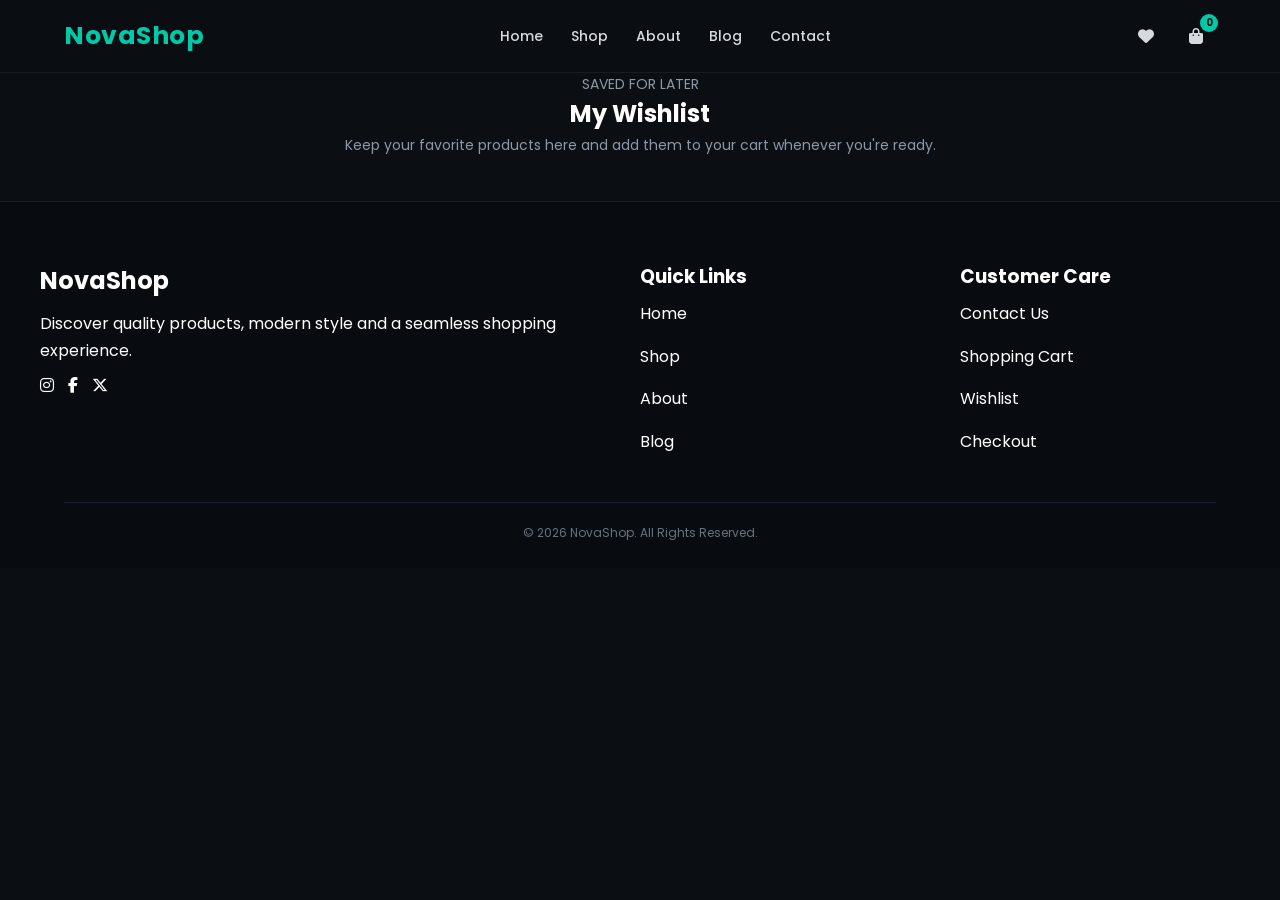
<file: Tak 2-E-Commerce-Website /wishlist.html>
<!DOCTYPE html>
<html lang="en">
<head>
    <meta charset="UTF-8">
    <meta name="viewport" content="width=device-width, initial-scale=1.0">

    <title>Wishlist - NovaShop</title>

    <link rel="stylesheet" href="css/style.css">

    <link rel="preconnect" href="https://fonts.googleapis.com">
    <link rel="preconnect" href="https://fonts.gstatic.com" crossorigin>

    <link
        href="https://fonts.googleapis.com/css2?family=Poppins:wght@300;400;500;600;700&display=swap"
        rel="stylesheet"
    >

    <link
        rel="stylesheet"
        href="https://cdnjs.cloudflare.com/ajax/libs/font-awesome/6.5.2/css/all.min.css"
    >
</head>

<body>

    <!-- Header -->
    <header id="header">
        <div class="nav">

            <a href="index.html" class="logo">NovaShop</a>

            <nav>
                <a href="index.html">Home</a>
                <a href="shop.html">Shop</a>
                <a href="about.html">About</a>
                <a href="blog.html">Blog</a>
                <a href="contact.html">Contact</a>
            </nav>

            <div class="nav-actions">

                <a
                    href="wishlist.html"
                    class="nav-icon"
                    title="Wishlist"
                >
                    <i class="fa-solid fa-heart"></i>
                </a>

                <a
                    href="cart.html"
                    class="cart-link"
                    title="Shopping Cart"
                >
                    <i class="fa-solid fa-bag-shopping"></i>
                    <span id="cart-count">0</span>
                </a>

                <button
                    class="menu-toggle"
                    id="menu-toggle"
                    type="button"
                    aria-label="Open Menu"
                    aria-expanded="false"
                >
                    <i class="fa-solid fa-bars"></i>
                </button>

            </div>

        </div>
    </header>


    <!-- Wishlist -->
    <main>

        <section class="wishlist-page">

            <div class="section-heading">

                <p class="section-subtitle">
                    SAVED FOR LATER
                </p>

                <h1>My Wishlist</h1>

                <p>
                    Keep your favorite products here and
                    add them to your cart whenever you're ready.
                </p>

            </div>


            <div
                id="wishlist-container"
                class="wishlist-grid"
            >
                <!-- Wishlist products will be loaded by JavaScript -->
            </div>

        </section>

    </main>


    <!-- Footer -->
    <footer>

        <div class="footer-container">

            <div class="footer-box">

                <h2>NovaShop</h2>

                <p>
                    Discover quality products, modern style
                    and a seamless shopping experience.
                </p>

                <div class="social-icons">

                    <a href="#" aria-label="Instagram">
                        <i class="fa-brands fa-instagram"></i>
                    </a>

                    <a href="#" aria-label="Facebook">
                        <i class="fa-brands fa-facebook-f"></i>
                    </a>

                    <a href="#" aria-label="Twitter">
                        <i class="fa-brands fa-x-twitter"></i>
                    </a>

                </div>

            </div>


            <div class="footer-box">

                <h3>Quick Links</h3>

                <a href="index.html">Home</a>
                <a href="shop.html">Shop</a>
                <a href="about.html">About</a>
                <a href="blog.html">Blog</a>

            </div>


            <div class="footer-box">

                <h3>Customer Care</h3>

                <a href="contact.html">Contact Us</a>
                <a href="cart.html">Shopping Cart</a>
                <a href="wishlist.html">Wishlist</a>
                <a href="checkout.html">Checkout</a>

            </div>

        </div>


        <div class="footer-bottom">

            <p>
                © 2026 NovaShop. All Rights Reserved.
            </p>

        </div>

    </footer>


    <script src="js/script.js"></script>

</body>
</html>
</file>
<file: Connect-Four/style.css>
* {
    margin: 0;
    padding: 0;
    box-sizing: border-box;
}

body {
    font-family: Arial, sans-serif;
    background: #111827;
    color: white;

    min-height: 100vh;

    display: flex;
    justify-content: center;
    align-items: center;

    padding: 20px;
}

.game-container {
    width: 100%;
    max-width: 650px;
    text-align: center;
}

h1 {
    margin-bottom: 10px;
    font-size: 38px;
}

#status {
    font-size: 20px;
    margin-bottom: 20px;
    font-weight: bold;
}

.scoreboard {
    display: flex;
    justify-content: center;
    gap: 20px;
    margin-bottom: 20px;
}

.player {
    background: #1f2937;
    padding: 12px 20px;
    border-radius: 10px;

    display: flex;
    gap: 15px;
}

.player strong {
    font-size: 18px;
}

.board {
    background: #2563eb;

    padding: 12px;

    border-radius: 15px;

    display: grid;

    grid-template-columns: repeat(7, 1fr);

    gap: 8px;

    width: 100%;
}

.cell {
    aspect-ratio: 1;

    border-radius: 50%;

    background: #e5e7eb;

    cursor: pointer;

    transition: transform 0.15s;
}

.cell:hover {
    transform: scale(0.92);
}

.cell.red {
    background: #ef4444;
}

.cell.yellow {
    background: #facc15;
}

.cell.winner {
    border: 4px solid white;
    transform: scale(0.9);
}

#resetBtn {
    margin-top: 20px;

    padding: 12px 25px;

    border: none;
    border-radius: 8px;

    background: #22c55e;
    color: white;

    font-size: 16px;
    font-weight: bold;

    cursor: pointer;
}

#resetBtn:hover {
    background: #16a34a;
}

@media (max-width: 500px) {

    h1 {
        font-size: 28px;
    }

    .board {
        gap: 5px;
        padding: 7px;
    }

    .scoreboard {
        gap: 8px;
    }

    .player {
        padding: 10px;
        font-size: 14px;
    }
}
</file>
<file: Task-1-Calculator/style.css>
* {
    margin: 0;
    padding: 0;
    box-sizing: border-box;
}

body {
    min-height: 100vh;
    display: flex;
    justify-content: center;
    align-items: center;
    font-family: Arial, sans-serif;
    background: linear-gradient(135deg, #141e30, #243b55);
}

.calculator {
    width: 330px;
    padding: 20px;
    background: #1c1c1c;
    border-radius: 20px;
    box-shadow: 0 15px 40px rgba(0, 0, 0, 0.5);
}

#display {
    width: 100%;
    height: 80px;
    margin-bottom: 20px;
    padding: 15px;
    border: none;
    outline: none;
    border-radius: 12px;
    background: #eeeeee;
    font-size: 32px;
    text-align: right;
    color: #222;
}

.buttons {
    display: grid;
    grid-template-columns: repeat(4, 1fr);
    gap: 10px;
}

button {
    height: 60px;
    border: none;
    border-radius: 12px;
    font-size: 20px;
    font-weight: bold;
    cursor: pointer;
    background: #333333;
    color: white;
    transition: 0.2s;
}

button:hover {
    transform: scale(1.05);
    background: #444444;
}

button:active {
    transform: scale(0.95);
}

.operator {
    background: #ff9500;
}

.operator:hover {
    background: #ffad33;
}

.clear {
    background: #e74c3c;
}

.clear:hover {
    background: #ff5a4d;
}

.equals {
    background: #27ae60;
}

.equals:hover {
    background: #2ecc71;
}

.zero {
    grid-column: span 2;
}
</file>
<file: To-Do-List/style.css>
/* =========================
   RESET
========================= */

* {
    margin: 0;
    padding: 0;
    box-sizing: border-box;
}


/* =========================
   BODY / BACKGROUND
========================= */

.container {
    width: 100%;
    min-height: 100vh;

    background: linear-gradient(135deg, #153677, #4e085f);

    padding: 10px;
}


/* =========================
   TODO APP
========================= */

.todo-app {
    width: 100%;
    max-width: 540px;

    background: #ffffff;

    margin: 100px auto 20px;

    padding: 40px 30px 70px;

    border-radius: 10px;
}


/* =========================
   HEADING
========================= */

.todo-app h2 {
    color: #002765;

    display: flex;
    align-items: center;

    margin-bottom: 20px;

    font-size: 28px;
}

.title-icon {
    font-size: 28px;

    margin-left: 10px;
}


/* =========================
   INPUT SECTION
========================= */

.row {
    display: flex;
    align-items: center;

    justify-content: space-between;

    background: #edeef0;

    border-radius: 30px;

    padding-left: 20px;

    margin-bottom: 25px;
}



#input-box {
    flex: 1;

    border: none;
    outline: none;

    background: transparent;

    padding: 10px;

    font-size: 16px;
}



#add-btn {
    border: none;
    outline: none;

    padding: 16px 50px;

    background: #ff5945;

    color: white;

    font-size: 16px;

    cursor: pointer;

    border-radius: 40px;
}

#add-btn:hover {
    background: #e84a37;
}


/* =========================
   TASK LIST
========================= */

#list-container {
    padding: 0;
}



#list-container li {
    list-style: none;

    font-size: 17px;

    padding: 12px 50px 12px 50px;

    user-select: none;

    cursor: pointer;

    position: relative;

    min-height: 48px;

    word-break: break-word;
}


/* =========================
   UNCHECKED CIRCLE
========================= */

#list-container li::before {
    content: "";

    position: absolute;

    height: 24px;
    width: 24px;

    border: 2px solid #555;

    border-radius: 50%;

    top: 9px;
    left: 8px;

    background: white;
}


/* =========================
   COMPLETED TASK
========================= */

#list-container li.checked {
    color: #777;

    text-decoration: line-through;
}



#list-container li.checked::before {
    content: "✓";

    background: #ff5945;

    border: 2px solid #ff5945;

    color: white;

    font-size: 16px;

    font-weight: bold;

    text-align: center;

    line-height: 24px;
}


/* =========================
   DELETE BUTTON
========================= */

#list-container li span {
    position: absolute;

    right: 0;
    top: 5px;

    width: 40px;
    height: 40px;

    font-size: 22px;

    color: #555;

    line-height: 40px;

    text-align: center;

    border-radius: 50%;
}



#list-container li span:hover {
    background: #edeef0;

    color: #ff5945;
}


/* =========================
   MOBILE RESPONSIVE
========================= */

@media (max-width: 600px) {

    .todo-app {
        margin-top: 50px;

        padding: 30px 20px 50px;
    }

    .row {
        padding-left: 15px;
    }

    #add-btn {
        padding: 14px 25px;
    }

    .todo-app h2 {
        font-size: 25px;
    }

}
</file>
<file: Tak 2-E-Commerce-Website /css/style.css>
/* =========================================================
   NOVASHOP - COMPLETE STYLE SHEET
   ========================================================= */

/* ---------- RESET ---------- */

* {
  margin: 0;
  padding: 0;
  box-sizing: border-box;
}

html {
  scroll-behavior: smooth;
}

body {
  font-family: "Poppins", sans-serif;
  background: #0b0f14;
  color: #ffffff;
  line-height: 1.6;
  overflow-x: hidden;
}

a {
  text-decoration: none;
  color: inherit;
}

button,
input,
select,
textarea {
  font-family: inherit;
}

button {
  cursor: pointer;
}

img {
  max-width: 100%;
  display: block;
}

.container {
  width: 90%;
  max-width: 1200px;
  margin: auto;
}


/* =========================================================
   HEADER / NAVBAR
   ========================================================= */

#header {
  position: sticky;
  top: 0;
  z-index: 1000;
  width: 100%;
  background: rgba(11, 15, 20, 0.95);
  backdrop-filter: blur(12px);
  border-bottom: 1px solid rgba(255, 255, 255, 0.06);
  transition: 0.3s ease;
}

#header .nav {
  width: 90%;
  max-width: 1200px;
  height: 72px;
  margin: auto;

  display: flex;
  align-items: center;
  justify-content: space-between;
  gap: 25px;
}

.logo {
  font-size: 25px;
  font-weight: 700;
  color: #00c9a7;
  letter-spacing: 0.5px;
  white-space: nowrap;
}

#header nav {
  display: flex;
  align-items: center;
  justify-content: center;
  gap: 28px;
}

#header nav a {
  position: relative;
  color: #d6d9dd;
  font-size: 14px;
  font-weight: 500;
  transition: 0.3s ease;
}

#header nav a:hover,
#header nav a.active {
  color: #00c9a7;
}

#header nav a.active::after {
  content: "";
  position: absolute;
  left: 0;
  bottom: -8px;
  width: 100%;
  height: 2px;
  background: #00c9a7;
  border-radius: 10px;
}

.nav-actions {
  display: flex;
  align-items: center;
  gap: 10px;
}

.nav-icon,
.cart-link {
  width: 40px;
  height: 40px;

  display: flex;
  align-items: center;
  justify-content: center;

  color: #d6d9dd;
  border-radius: 10px;

  position: relative;
  transition: 0.3s ease;
}

.nav-icon:hover,
.cart-link:hover {
  color: #00c9a7;
  background: rgba(0, 201, 167, 0.08);
}

.cart-link span {
  position: absolute;
  top: -2px;
  right: -2px;

  min-width: 18px;
  height: 18px;
  padding: 0 4px;

  display: flex;
  align-items: center;
  justify-content: center;

  background: #00c9a7;
  color: #07110f;

  border-radius: 50%;
  font-size: 10px;
  font-weight: 700;
}

.menu-toggle {
  display: none;

  width: 40px;
  height: 40px;

  border: none;
  border-radius: 10px;

  background: transparent;
  color: #ffffff;

  align-items: center;
  justify-content: center;

  font-size: 20px;
}


/* =========================================================
   HERO SECTION
   ========================================================= */

.hero {
  min-height: 620px;

  display: flex;
  align-items: center;

  background:
    radial-gradient(
      circle at 80% 30%,
      rgba(0, 201, 167, 0.12),
      transparent 35%
    ),
    linear-gradient(135deg, #0b0f14 0%, #111923 100%);

  padding: 80px 5%;
}

.hero-content {
  width: 90%;
  max-width: 1200px;
  margin: auto;
}

.hero-text {
  max-width: 650px;
}

.hero-text span {
  display: inline-block;

  color: #00c9a7;
  font-size: 14px;
  font-weight: 600;

  letter-spacing: 2px;
  text-transform: uppercase;

  margin-bottom: 15px;
}

.hero h1 {
  font-size: clamp(42px, 6vw, 76px);
  line-height: 1.05;
  margin-bottom: 22px;
  font-weight: 700;
}

.hero h1 strong {
  color: #00c9a7;
}

.hero p {
  max-width: 560px;
  color: #aeb6c0;
  font-size: 16px;
  margin-bottom: 30px;
}

.hero-buttons {
  display: flex;
  gap: 14px;
  flex-wrap: wrap;
}

.btn {
  display: inline-flex;
  align-items: center;
  justify-content: center;

  min-height: 48px;
  padding: 0 24px;

  border-radius: 10px;
  border: 1px solid transparent;

  font-size: 14px;
  font-weight: 600;

  transition: 0.3s ease;
}

.btn-primary {
  background: #00c9a7;
  color: #06100e;
}

.btn-primary:hover {
  transform: translateY(-2px);
  background: #08dfba;
  box-shadow: 0 10px 25px rgba(0, 201, 167, 0.18);
}

.btn-outline {
  border-color: #2a3440;
  color: #ffffff;
  background: transparent;
}

.btn-outline:hover {
  border-color: #00c9a7;
  color: #00c9a7;
}


/* =========================================================
   FEATURES
   ========================================================= */

.features {
  padding: 70px 0;
  background: #0e141b;
}

.features-grid {
  width: 90%;
  max-width: 1200px;
  margin: auto;

  display: grid;
  grid-template-columns: repeat(4, 1fr);
  gap: 18px;
}

.feature-card {
  padding: 28px 22px;

  background: #121922;
  border: 1px solid #1f2a36;
  border-radius: 14px;

  transition: 0.3s ease;
}

.feature-card:hover {
  transform: translateY(-5px);
  border-color: rgba(0, 201, 167, 0.4);
}

.feature-card i {
  color: #00c9a7;
  font-size: 25px;
  margin-bottom: 15px;
}

.feature-card h3 {
  font-size: 17px;
  margin-bottom: 8px;
}

.feature-card p {
  color: #8994a1;
  font-size: 13px;
}


/* =========================================================
   SECTION HEADINGS
   ========================================================= */

.section {
  padding: 85px 0;
}

.section-heading {
  text-align: center;
  margin-bottom: 45px;
}

.section-heading span {
  color: #00c9a7;
  font-size: 12px;
  font-weight: 600;
  letter-spacing: 2px;
  text-transform: uppercase;
}

.section-heading h2 {
  font-size: 34px;
  margin: 8px 0;
}

.section-heading p {
  color: #8e98a5;
  font-size: 14px;
}


/* =========================================================
   PRODUCT GRID
   ========================================================= */

.products-grid {
  width: 90%;
  max-width: 1200px;
  margin: auto;

  display: grid;
  grid-template-columns: repeat(3, 1fr);
  gap: 24px;
}

.product-card {
  position: relative;

  background: #121922;
  border: 1px solid #1e2935;
  border-radius: 16px;

  overflow: hidden;

  transition: 0.3s ease;
}

.product-card:hover {
  transform: translateY(-6px);
  border-color: rgba(0, 201, 167, 0.35);
  box-shadow: 0 15px 40px rgba(0, 0, 0, 0.25);
}

.product-image {
  position: relative;
  height: 260px;
  overflow: hidden;
  background: #18212c;
}

.product-image img {
  width: 100%;
  height: 100%;
  object-fit: cover;
  transition: 0.5s ease;
}

.product-card:hover .product-image img {
  transform: scale(1.05);
}

.product-info {
  padding: 20px;
}

.product-category {
  display: block;

  color: #00c9a7;
  font-size: 11px;
  font-weight: 600;

  text-transform: uppercase;
  letter-spacing: 1px;

  margin-bottom: 7px;
}

.product-card h3,
.product-name {
  font-size: 17px;
  margin-bottom: 8px;
  color: #ffffff;
}

.rating {
  color: #f6c453;
  font-size: 13px;
  margin-bottom: 10px;
}

.price,
.product-price {
  color: #00c9a7;
  font-size: 18px;
  font-weight: 700;
}

.product-actions {
  display: flex;
  align-items: center;
  gap: 8px;
  margin-top: 15px;
}

.add-cart,
.view-product,
.wishlist-btn {
  border: none;
  border-radius: 8px;
  transition: 0.3s ease;
}

.add-cart {
  flex: 1;
  min-height: 42px;

  background: #00c9a7;
  color: #06100e;

  font-size: 13px;
  font-weight: 600;
}

.add-cart:hover {
  background: #08dfba;
}

.view-product {
  min-height: 42px;
  padding: 0 15px;

  display: flex;
  align-items: center;
  justify-content: center;

  background: #202b38;
  color: #ffffff;
  font-size: 13px;
}

.view-product:hover {
  background: #293746;
}

.wishlist-btn {
  width: 42px;
  height: 42px;

  display: flex;
  align-items: center;
  justify-content: center;

  background: #202b38;
  color: #d5d9dd;
}

.wishlist-btn:hover,
.wishlist-btn.active {
  color: #ff5f7a;
}


/* =========================================================
   BANNER
   ========================================================= */

.banner {
  width: 90%;
  max-width: 1200px;

  margin: 20px auto 80px;
  padding: 60px 50px;

  border: 1px solid #1e2935;
  border-radius: 20px;

  background:
    radial-gradient(
      circle at 85% 50%,
      rgba(0, 201, 167, 0.15),
      transparent 35%
    ),
    #111923;
}

.banner-content {
  max-width: 600px;
}

.banner span {
  color: #00c9a7;
  font-size: 12px;
  font-weight: 600;
  letter-spacing: 2px;
}

.banner h2 {
  font-size: 36px;
  margin: 10px 0 12px;
}

.banner p {
  color: #909aa7;
  font-size: 14px;
  margin-bottom: 25px;
}


/* =========================================================
   NEWSLETTER
   ========================================================= */

.newsletter {
  padding: 75px 0;
  background: #0e141b;
}

.newsletter-box {
  width: 90%;
  max-width: 700px;
  margin: auto;
  text-align: center;
}

.newsletter-box h2 {
  font-size: 30px;
  margin-bottom: 10px;
}

.newsletter-box p {
  color: #8e98a5;
  font-size: 14px;
  margin-bottom: 25px;
}

.newsletter-form {
  display: flex;
  gap: 10px;
}

.newsletter-form input {
  flex: 1;

  height: 48px;
  padding: 0 16px;

  border: 1px solid #26313d;
  border-radius: 9px;

  outline: none;
  background: #121922;
  color: #ffffff;
}

.newsletter-form input:focus {
  border-color: #00c9a7;
}


/* =========================================================
   FOOTER
   ========================================================= */

footer {
  background: #080c11;
  border-top: 1px solid #18212b;
  padding: 60px 0 25px;
}

.footer-grid {
  width: 90%;
  max-width: 1200px;
  margin: auto;

  display: grid;
  grid-template-columns: 2fr 1fr 1fr 1fr;
  gap: 40px;
}

.footer-column h3,
.footer-column h4 {
  margin-bottom: 18px;
}

.footer-column h3 {
  color: #00c9a7;
  font-size: 22px;
}

.footer-column h4 {
  font-size: 15px;
}

.footer-column p {
  color: #7f8995;
  font-size: 13px;
  max-width: 300px;
}

.footer-column a {
  display: block;
  color: #8c96a2;
  font-size: 13px;
  margin-bottom: 9px;
  transition: 0.3s ease;
}

.footer-column a:hover {
  color: #00c9a7;
}

.social-links {
  display: flex;
  gap: 10px;
  margin-top: 20px;
}

.social-links a {
  width: 36px;
  height: 36px;

  display: flex;
  align-items: center;
  justify-content: center;

  background: #131b24;
  border-radius: 8px;
}

.footer-bottom {
  width: 90%;
  max-width: 1200px;
  margin: 40px auto 0;
  padding-top: 20px;

  border-top: 1px solid #18212b;

  color: #68727d;
  font-size: 12px;

  text-align: center;
}


/* =========================================================
   PAGE HERO
   ========================================================= */

.page-hero {
  padding: 85px 20px;
  text-align: center;

  background:
    radial-gradient(
      circle at center,
      rgba(0, 201, 167, 0.1),
      transparent 40%
    ),
    #0d131a;
}

.page-hero span {
  color: #00c9a7;
  font-size: 12px;
  font-weight: 600;
  letter-spacing: 2px;
}

.page-hero h1 {
  font-size: 42px;
  margin-top: 8px;
}

.page-hero p {
  color: #8d98a4;
  font-size: 14px;
  margin-top: 8px;
}


/* =========================================================
   SHOP CONTROLS
   ========================================================= */

.shop-controls {
  width: 90%;
  max-width: 1200px;
  margin: 0 auto 35px;

  display: flex;
  align-items: center;
  justify-content: space-between;
  gap: 15px;
  flex-wrap: wrap;
}

.search-box {
  position: relative;
  flex: 1;
  min-width: 220px;
}

.search-box i {
  position: absolute;
  left: 15px;
  top: 50%;
  transform: translateY(-50%);

  color: #687481;
}

.search-box input {
  width: 100%;
  height: 46px;

  padding: 0 15px 0 42px;

  border: 1px solid #26313d;
  border-radius: 9px;

  background: #121922;
  color: #ffffff;

  outline: none;
}

.search-box input:focus {
  border-color: #00c9a7;
}

.filter-box {
  display: flex;
  gap: 10px;
}

.filter-box select,
.shop-controls select {
  height: 46px;
  padding: 0 14px;

  background: #121922;
  border: 1px solid #26313d;
  border-radius: 9px;

  color: #ffffff;
  outline: none;
}

.filter-box select:focus,
.shop-controls select:focus {
  border-color: #00c9a7;
}

#no-products {
  display: none;

  width: 90%;
  max-width: 1200px;
  margin: 30px auto;

  padding: 40px;

  text-align: center;

  color: #8d98a4;
  background: #121922;
  border: 1px solid #1e2935;
  border-radius: 14px;
}


/* =========================================================
   PRODUCT DETAILS
   ========================================================= */

.product-details {
  width: 90%;
  max-width: 1100px;
  margin: 70px auto;

  display: grid;
  grid-template-columns: 1fr 1fr;
  gap: 55px;
  align-items: center;
}

.product-detail-image {
  height: 520px;
  overflow: hidden;

  background: #121922;
  border: 1px solid #1e2935;
  border-radius: 18px;
}

.product-detail-image img {
  width: 100%;
  height: 100%;
  object-fit: cover;
}

.product-detail-info .category {
  color: #00c9a7;
  font-size: 12px;
  font-weight: 600;
  text-transform: uppercase;
  letter-spacing: 1.5px;
}

.product-detail-info h1 {
  font-size: 40px;
  line-height: 1.2;
  margin: 12px 0;
}

.product-detail-info .price {
  font-size: 28px;
  margin: 15px 0;
}

.product-detail-info p {
  color: #8e98a5;
  font-size: 14px;
  margin-bottom: 25px;
}

.quantity-control {
  display: flex;
  align-items: center;
  gap: 10px;
  margin-bottom: 20px;
}

.quantity-control button {
  width: 38px;
  height: 38px;

  border: 1px solid #26313d;
  border-radius: 8px;

  background: #121922;
  color: #ffffff;
}

.quantity-control span {
  min-width: 35px;
  text-align: center;
}

.detail-actions {
  display: flex;
  gap: 10px;
}


/* =========================================================
   CART
   ========================================================= */

.cart-section {
  width: 90%;
  max-width: 1100px;
  margin: 70px auto;
}

.cart-container {
  display: grid;
  grid-template-columns: 1fr 330px;
  gap: 25px;
}

.cart-items {
  display: flex;
  flex-direction: column;
  gap: 15px;
}

.cart-item {
  display: flex;
  align-items: center;
  gap: 18px;

  padding: 18px;

  background: #121922;
  border: 1px solid #1e2935;
  border-radius: 14px;
}

.cart-item-image {
  width: 95px;
  height: 95px;
  flex-shrink: 0;

  overflow: hidden;
  border-radius: 10px;
  background: #1a2430;
}

.cart-item-image img {
  width: 100%;
  height: 100%;
  object-fit: cover;
}

.cart-item-info {
  flex: 1;
}

.cart-item-info h3 {
  font-size: 16px;
  margin-bottom: 5px;
}

.cart-item-info p {
  color: #00c9a7;
  font-size: 14px;
}

.cart-quantity {
  display: flex;
  align-items: center;
  gap: 8px;
}

.cart-quantity button {
  width: 30px;
  height: 30px;

  border: 1px solid #26313d;
  border-radius: 6px;

  background: #1b2530;
  color: #ffffff;
}

.cart-remove {
  border: none;
  background: transparent;
  color: #ff657a;
  font-size: 18px;
}

.cart-summary {
  height: fit-content;

  padding: 25px;

  background: #121922;
  border: 1px solid #1e2935;
  border-radius: 14px;
}

.cart-summary h2 {
  font-size: 20px;
  margin-bottom: 20px;
}

.summary-row {
  display: flex;
  justify-content: space-between;

  padding: 10px 0;

  color: #929ca8;
  font-size: 13px;
}

.summary-row.total {
  border-top: 1px solid #26313d;
  margin-top: 10px;
  padding-top: 18px;

  color: #ffffff;
  font-size: 17px;
  font-weight: 600;
}

.checkout-btn {
  width: 100%;
  height: 48px;

  margin-top: 18px;

  border: none;
  border-radius: 9px;

  background: #00c9a7;
  color: #06100e;

  font-weight: 600;
}

.checkout-btn:hover {
  background: #08dfba;
}


/* =========================================================
   CHECKOUT
   ========================================================= */

.checkout-section {
  width: 90%;
  max-width: 1100px;
  margin: 70px auto;
}

.checkout-grid {
  display: grid;
  grid-template-columns: 1fr 350px;
  gap: 30px;
}

.checkout-form-box,
.checkout-summary {
  padding: 28px;

  background: #121922;
  border: 1px solid #1e2935;
  border-radius: 14px;
}

.checkout-form-box h2,
.checkout-summary h2 {
  margin-bottom: 22px;
  font-size: 21px;
}

.form-group {
  margin-bottom: 17px;
}

.form-group label {
  display: block;
  margin-bottom: 7px;

  color: #c8ced5;
  font-size: 13px;
}

.form-group input,
.form-group textarea,
.form-group select {
  width: 100%;

  padding: 12px 14px;

  border: 1px solid #26313d;
  border-radius: 8px;

  background: #0d141b;
  color: #ffffff;

  outline: none;
}

.form-group input:focus,
.form-group textarea:focus,
.form-group select:focus {
  border-color: #00c9a7;
}

.form-group textarea {
  min-height: 110px;
  resize: vertical;
}

.checkout-submit {
  width: 100%;
  height: 48px;

  border: none;
  border-radius: 9px;

  background: #00c9a7;
  color: #06100e;

  font-weight: 600;
}

.checkout-submit:hover {
  background: #08dfba;
}


/* =========================================================
   CONTACT
   ========================================================= */

.contact-section {
  width: 90%;
  max-width: 1100px;
  margin: 70px auto;

  display: grid;
  grid-template-columns: 0.8fr 1.2fr;
  gap: 30px;
}

.contact-info,
.contact-form {
  padding: 30px;

  background: #121922;
  border: 1px solid #1e2935;
  border-radius: 14px;
}

.contact-info h2,
.contact-form h2 {
  margin-bottom: 15px;
}

.contact-info > p {
  color: #8d98a4;
  font-size: 14px;
  margin-bottom: 25px;
}

.contact-item {
  display: flex;
  align-items: flex-start;
  gap: 13px;
  margin-bottom: 20px;
}

.contact-item i {
  color: #00c9a7;
  font-size: 18px;
  margin-top: 3px;
}

.contact-item h4 {
  font-size: 14px;
  margin-bottom: 2px;
}

.contact-item p {
  color: #8d98a4;
  font-size: 13px;
}


/* =========================================================
   ABOUT
   ========================================================= */

.about-section {
  width: 90%;
  max-width: 1100px;
  margin: 70px auto;
}

.about-grid {
  display: grid;
  grid-template-columns: 1fr 1fr;
  gap: 45px;
  align-items: center;
}

.about-image {
  height: 430px;
  overflow: hidden;
  border-radius: 18px;
  background: #121922;
}

.about-image img {
  width: 100%;
  height: 100%;
  object-fit: cover;
}

.about-content h2 {
  font-size: 34px;
  margin-bottom: 18px;
}

.about-content p {
  color: #8d98a4;
  font-size: 14px;
  margin-bottom: 15px;
}


/* =========================================================
   BLOG
   ========================================================= */

.blog-grid {
  width: 90%;
  max-width: 1200px;
  margin: 70px auto;

  display: grid;
  grid-template-columns: repeat(3, 1fr);
  gap: 25px;
}

.blog-card {
  overflow: hidden;

  background: #121922;
  border: 1px solid #1e2935;
  border-radius: 14px;

  transition: 0.3s ease;
}

.blog-card:hover {
  transform: translateY(-5px);
}

.blog-image {
  height: 220px;
  overflow: hidden;
}

.blog-image img {
  width: 100%;
  height: 100%;
  object-fit: cover;
  transition: 0.4s ease;
}

.blog-card:hover .blog-image img {
  transform: scale(1.05);
}

.blog-content {
  padding: 22px;
}

.blog-content span {
  color: #00c9a7;
  font-size: 11px;
  font-weight: 600;
  text-transform: uppercase;
}

.blog-content h3 {
  font-size: 18px;
  margin: 8px 0;
}

.blog-content p {
  color: #8994a1;
  font-size: 13px;
  margin-bottom: 15px;
}

.read-more {
  color: #00c9a7;
  font-size: 13px;
  font-weight: 600;
}


/* =========================================================
   WISHLIST
   ========================================================= */

.wishlist-section {
  width: 90%;
  max-width: 1200px;
  margin: 70px auto;
}

.wishlist-empty {
  padding: 70px 20px;
  text-align: center;

  background: #121922;
  border: 1px solid #1e2935;
  border-radius: 15px;
}

.wishlist-empty i {
  color: #00c9a7;
  font-size: 40px;
  margin-bottom: 15px;
}

.wishlist-empty h2 {
  margin-bottom: 8px;
}

.wishlist-empty p {
  color: #8994a1;
  font-size: 14px;
}


/* =========================================================
   EMPTY CART
   ========================================================= */

.empty-state {
  padding: 80px 20px;
  text-align: center;

  background: #121922;
  border: 1px solid #1e2935;
  border-radius: 15px;
}

.empty-state i {
  color: #00c9a7;
  font-size: 45px;
  margin-bottom: 15px;
}

.empty-state h2 {
  margin-bottom: 8px;
}

.empty-state p {
  color: #8994a1;
  font-size: 14px;
  margin-bottom: 20px;
}


/* =========================================================
   TOAST / NOTIFICATION
   ========================================================= */

.toast {
  position: fixed;
  right: 25px;
  bottom: 25px;
  z-index: 2000;

  padding: 13px 18px;

  background: #00c9a7;
  color: #06100e;

  border-radius: 9px;

  font-size: 13px;
  font-weight: 600;

  box-shadow: 0 10px 30px rgba(0, 0, 0, 0.3);

  animation: toastIn 0.3s ease;
}

@keyframes toastIn {
  from {
    opacity: 0;
    transform: translateY(15px);
  }

  to {
    opacity: 1;
    transform: translateY(0);
  }
}


/* =========================================================
   TABLET
   ========================================================= */

@media (max-width: 900px) {

  #header nav {
    gap: 18px;
  }

  .features-grid {
    grid-template-columns: repeat(2, 1fr);
  }

  .products-grid {
    grid-template-columns: repeat(2, 1fr);
  }

  .footer-grid {
    grid-template-columns: repeat(2, 1fr);
  }

  .product-details {
    grid-template-columns: 1fr;
    gap: 30px;
  }

  .product-detail-image {
    height: 450px;
  }

  .cart-container,
  .checkout-grid {
    grid-template-columns: 1fr;
  }

  .contact-section,
  .about-grid {
    grid-template-columns: 1fr;
  }

  .blog-grid {
    grid-template-columns: repeat(2, 1fr);
  }
}


/* =========================================================
   MOBILE NAVIGATION
   ========================================================= */

@media (max-width: 650px) {

  #header .nav {
    height: 66px;
  }

  .logo {
    font-size: 22px;
  }

  #header nav {
    position: absolute;

    top: 66px;
    left: 0;

    width: 100%;

    display: none;
    flex-direction: column;
    align-items: stretch;

    gap: 0;

    padding: 12px 20px 18px;

    background: rgba(11, 15, 20, 0.98);
    border-bottom: 1px solid #1e2935;
  }

  #header nav.mobile-open {
    display: flex;
  }

  #header nav a {
    width: 100%;
    padding: 12px 8px;
  }

  #header nav a.active::after {
    display: none;
  }

  .menu-toggle {
    display: flex;
  }

  .nav-actions {
    gap: 3px;
  }

  .nav-icon,
  .cart-link,
  .menu-toggle {
    width: 36px;
    height: 36px;
  }


  /* Hero */

  .hero {
    min-height: 560px;
    padding: 65px 5%;
  }

  .hero h1 {
    font-size: 43px;
  }

  .hero p {
    font-size: 14px;
  }


  /* Features */

  .features-grid {
    grid-template-columns: 1fr;
  }


  /* Products */

  .products-grid {
    grid-template-columns: 1fr;
  }

  .product-image {
    height: 280px;
  }


  /* Section */

  .section {
    padding: 65px 0;
  }

  .section-heading h2 {
    font-size: 28px;
  }


  /* Banner */

  .banner {
    padding: 40px 25px;
  }

  .banner h2 {
    font-size: 28px;
  }


  /* Newsletter */

  .newsletter-form {
    flex-direction: column;
  }


  /* Footer */

  .footer-grid {
    grid-template-columns: 1fr;
    gap: 30px;
  }


  /* Shop controls */

  .shop-controls {
    flex-direction: column;
    align-items: stretch;
  }

  .filter-box {
    display: grid;
    grid-template-columns: 1fr 1fr;
  }

  .filter-box select,
  .shop-controls select {
    width: 100%;
  }


  /* Product */

  .product-detail-image {
    height: 350px;
  }

  .product-detail-info h1 {
    font-size: 30px;
  }


  /* Cart */

  .cart-item {
    align-items: flex-start;
    flex-wrap: wrap;
  }

  .cart-item-image {
    width: 80px;
    height: 80px;
  }

  .cart-item-info {
    min-width: calc(100% - 100px);
  }

  .cart-quantity {
    margin-left: 98px;
  }


  /* Blog */

  .blog-grid {
    grid-template-columns: 1fr;
  }


  /* Page hero */

  .page-hero {
    padding: 65px 20px;
  }

  .page-hero h1 {
    font-size: 34px;
  }


  /* About */

  .about-image {
    height: 300px;
  }
}


/* =========================================================
   SMALL MOBILE
   ========================================================= */

@media (max-width: 420px) {

  .hero h1 {
    font-size: 37px;
  }

  .hero-buttons {
    flex-direction: column;
    align-items: stretch;
  }

  .btn {
    width: 100%;
  }

  .filter-box {
    grid-template-columns: 1fr;
  }

  .product-actions {
    flex-wrap: wrap;
  }

  .add-cart {
    min-width: 100%;
  }

  .view-product {
    flex: 1;
  }

  .wishlist-btn {
    flex-shrink: 0;
  }

  .cart-item {
    gap: 12px;
  }

  .cart-quantity {
    margin-left: 0;
  }

  .detail-actions {
    flex-direction: column;
  }

  .detail-actions .btn {
    width: 100%;
  }

  .newsletter-box h2 {
    font-size: 25px;
  }
}
/* =========================================
   HOME PAGE - FINAL FIX
========================================= */

/* HERO */
.hero {
    min-height: 620px;
    display: flex;
    align-items: center;
    padding: 80px 8%;
    background:
        linear-gradient(rgba(8, 10, 14, 0.65), rgba(8, 10, 14, 0.8)),
        url("https://images.unsplash.com/photo-1441986300917-64674bd600d8?auto=format&fit=crop&w=1800&q=85");
    background-size: cover;
    background-position: center;
}

.hero-content {
    max-width: 650px;
}

.hero-subtitle {
    color: #00c9a7;
    font-size: 13px;
    font-weight: 600;
    letter-spacing: 2px;
    margin-bottom: 14px;
}

.hero-content h1 {
    font-size: clamp(48px, 7vw, 82px);
    line-height: 1.05;
    margin-bottom: 22px;
}

.hero-content h1 span {
    color: #00c9a7;
}

.hero-description {
    max-width: 520px;
    color: #c3c6cc;
    font-size: 16px;
    line-height: 1.8;
    margin-bottom: 32px;
}


/* FEATURES */
.features {
    background: #11141a;
    padding: 60px 5%;
}

.features-container {
    max-width: 1200px;
    margin: auto;
    display: grid;
    grid-template-columns: repeat(4, 1fr);
    gap: 22px;
}

.feature-box {
    display: flex;
    align-items: center;
    gap: 16px;
    padding: 25px 20px;
    background: #171a20;
    border: 1px solid #252a33;
    border-radius: 10px;
    transition: 0.3s ease;
}

.feature-box:hover {
    transform: translateY(-5px);
    border-color: #00c9a7;
}

.feature-icon {
    width: 48px;
    height: 48px;
    flex-shrink: 0;
    display: flex;
    align-items: center;
    justify-content: center;
    border-radius: 10px;
    background: rgba(0, 201, 167, 0.1);
    color: #00c9a7;
    font-size: 20px;
}

.feature-box h3 {
    font-size: 15px;
    margin-bottom: 5px;
}

.feature-box p {
    color: #969ba4;
    font-size: 12px;
    line-height: 1.5;
}


/* PRODUCTS */
.products-section {
    max-width: 1200px;
    margin: auto;
    padding: 90px 24px;
}

.products-section .section-heading {
    text-align: center;
    margin-bottom: 50px;
}

.products-section .section-heading h2 {
    font-size: 38px;
    margin-bottom: 10px;
}

.products-section .section-heading > p:last-child {
    color: #969ba4;
    font-size: 14px;
}

.products-grid {
    display: grid;
    grid-template-columns: repeat(3, 1fr);
    gap: 25px;
}

.product-card {
    overflow: hidden;
    background: #171a20;
    border: 1px solid #252a33;
    border-radius: 15px;
    transition: 0.3s ease;
}

.product-card:hover {
    transform: translateY(-7px);
    border-color: #00c9a7;
}

.product-card .product-image {
    height: 300px;
    overflow: hidden;
    position: relative;
}

.product-card .product-image img {
    width: 100%;
    height: 100%;
    object-fit: cover;
    transition: 0.5s ease;
}

.product-card:hover .product-image img {
    transform: scale(1.06);
}

.product-badge {
    position: absolute;
    top: 15px;
    left: 15px;
    padding: 6px 10px;
    border-radius: 5px;
    background: #00c9a7;
    color: #0f1115;
    font-size: 11px;
    font-weight: 600;
}

.product-card .product-info {
    padding: 20px;
}

.product-card .product-category {
    color: #777e89;
    font-size: 12px;
    margin-bottom: 7px;
}

.product-card h3 {
    font-size: 17px;
    margin-bottom: 10px;
}

.product-card .rating {
    color: #f4c542;
    font-size: 12px;
    margin-bottom: 15px;
}

.product-bottom {
    display: flex;
    align-items: center;
    justify-content: space-between;
}

.product-card .price {
    color: #00c9a7;
    font-size: 19px;
    font-weight: 600;
}

.product-card .add-cart {
    width: 42px;
    height: 42px;
    padding: 0;
    display: inline-flex;
    align-items: center;
    justify-content: center;
    border: none;
    border-radius: 8px;
    background: #00c9a7;
    color: #0f1115;
    cursor: pointer;
    transition: 0.3s ease;
}

.product-card .add-cart:hover {
    transform: translateY(-2px);
    background: #00b395;
}

.products-more {
    text-align: center;
    margin-top: 45px;
}

.secondary-btn {
    display: inline-flex;
    align-items: center;
    gap: 10px;
    padding: 13px 24px;
    border: 1px solid #00c9a7;
    border-radius: 7px;
    color: #00c9a7;
    font-weight: 600;
    transition: 0.3s ease;
}

.secondary-btn:hover {
    background: #00c9a7;
    color: #0f1115;
}


/* OFFER BANNER */
.home-banner {
    min-height: 350px;
    display: flex;
    align-items: center;
    justify-content: center;
    padding: 60px 8%;
    text-align: center;
    background:
        linear-gradient(rgba(0, 0, 0, 0.68), rgba(0, 0, 0, 0.68)),
        url("https://images.unsplash.com/photo-1441984904996-e0b6ba687e04?auto=format&fit=crop&w=1800&q=85");
    background-size: cover;
    background-position: center;
}

.home-banner .banner-content {
    max-width: 700px;
}

.home-banner .banner-content h2 {
    font-size: 42px;
    margin-bottom: 12px;
}

.home-banner .banner-content h2 span {
    color: #00c9a7;
}

.home-banner .banner-content > p:not(.section-subtitle) {
    color: #d0d0d0;
    margin-bottom: 25px;
}


/* NEWSLETTER */
.newsletter {
    background: #11141a;
    padding: 80px 5%;
    text-align: center;
}

.newsletter-content {
    max-width: 700px;
    margin: auto;
}

.newsletter-content .section-subtitle {
    color: #00c9a7;
    font-size: 12px;
    font-weight: 600;
    letter-spacing: 2px;
    margin-bottom: 10px;
}

.newsletter-content h2 {
    font-size: 34px;
    margin-bottom: 12px;
}

.newsletter-content > p:not(.section-subtitle) {
    color: #969ba4;
    font-size: 14px;
    margin-bottom: 30px;
}

#newsletter-form {
    max-width: 600px;
    margin: auto;
    display: flex;
    gap: 0;
}

#newsletter-form input {
    flex: 1;
    min-height: 48px;
    padding: 0 15px;
    border: 1px solid #30353f;
    border-right: none;
    border-radius: 6px 0 0 6px;
    outline: none;
    background: #171a20;
    color: #fff;
    font-family: inherit;
}

#newsletter-form button {
    min-height: 48px;
    padding: 0 25px;
    border: none;
    border-radius: 0 6px 6px 0;
    background: #00c9a7;
    color: #0f1115;
    font-family: inherit;
    font-weight: 600;
    cursor: pointer;
}


/* HOME FOOTER COMPATIBILITY */
footer .footer-box {
    display: flex;
    flex-direction: column;
    gap: 9px;
}

footer .footer-box p {
    line-height: 1.7;
}

footer .footer-box .social-icons {
    display: flex;
    flex-direction: row;
    gap: 10px;
}


/* MOBILE */
@media (max-width: 900px) {

    .features-container {
        grid-template-columns: repeat(2, 1fr);
    }

    .products-grid {
        grid-template-columns: repeat(2, 1fr);
    }

    .hero {
        min-height: 560px;
        padding: 60px 5%;
    }
}


@media (max-width: 600px) {

    .features {
        padding: 45px 5%;
    }

    .features-container {
        grid-template-columns: 1fr;
    }

    .products-section {
        padding: 60px 18px;
    }

    .products-section .section-heading h2 {
        font-size: 30px;
    }

    .products-grid {
        grid-template-columns: 1fr;
    }

    .product-card .product-image {
        height: 330px;
    }

    .home-banner {
        min-height: 320px;
        padding: 50px 20px;
    }

    .home-banner .banner-content h2 {
        font-size: 30px;
    }

    .newsletter {
        padding: 55px 18px;
    }

    .newsletter-content h2 {
        font-size: 28px;
    }

    #newsletter-form {
        flex-direction: column;
        gap: 10px;
    }

    #newsletter-form input {
        border-right: 1px solid #30353f;
        border-radius: 6px;
    }

    #newsletter-form button {
        border-radius: 6px;
    }
}
/* =========================================
   FOOTER - FORCE 3 COLUMN LAYOUT
========================================= */

.footer-container {
    width: 100% !important;
    max-width: 1200px !important;
    margin: 0 auto !important;

    display: grid !important;
    grid-template-columns: 2fr 1fr 1fr !important;

    gap: 40px !important;
    align-items: start !important;
}

.footer-box {
    display: flex !important;
    flex-direction: column !important;
    align-items: flex-start !important;
}

.footer-box a {
    display: block !important;
    margin-bottom: 8px !important;
}

.footer-box .social-icons {
    display: flex !important;
    flex-direction: row !important;
    gap: 14px !important;
}


/* ONLY SMALL PHONE */
@media (max-width: 500px) {

    .footer-container {
        grid-template-columns: 1fr !important;
        gap: 30px !important;
    }

}
</file>
